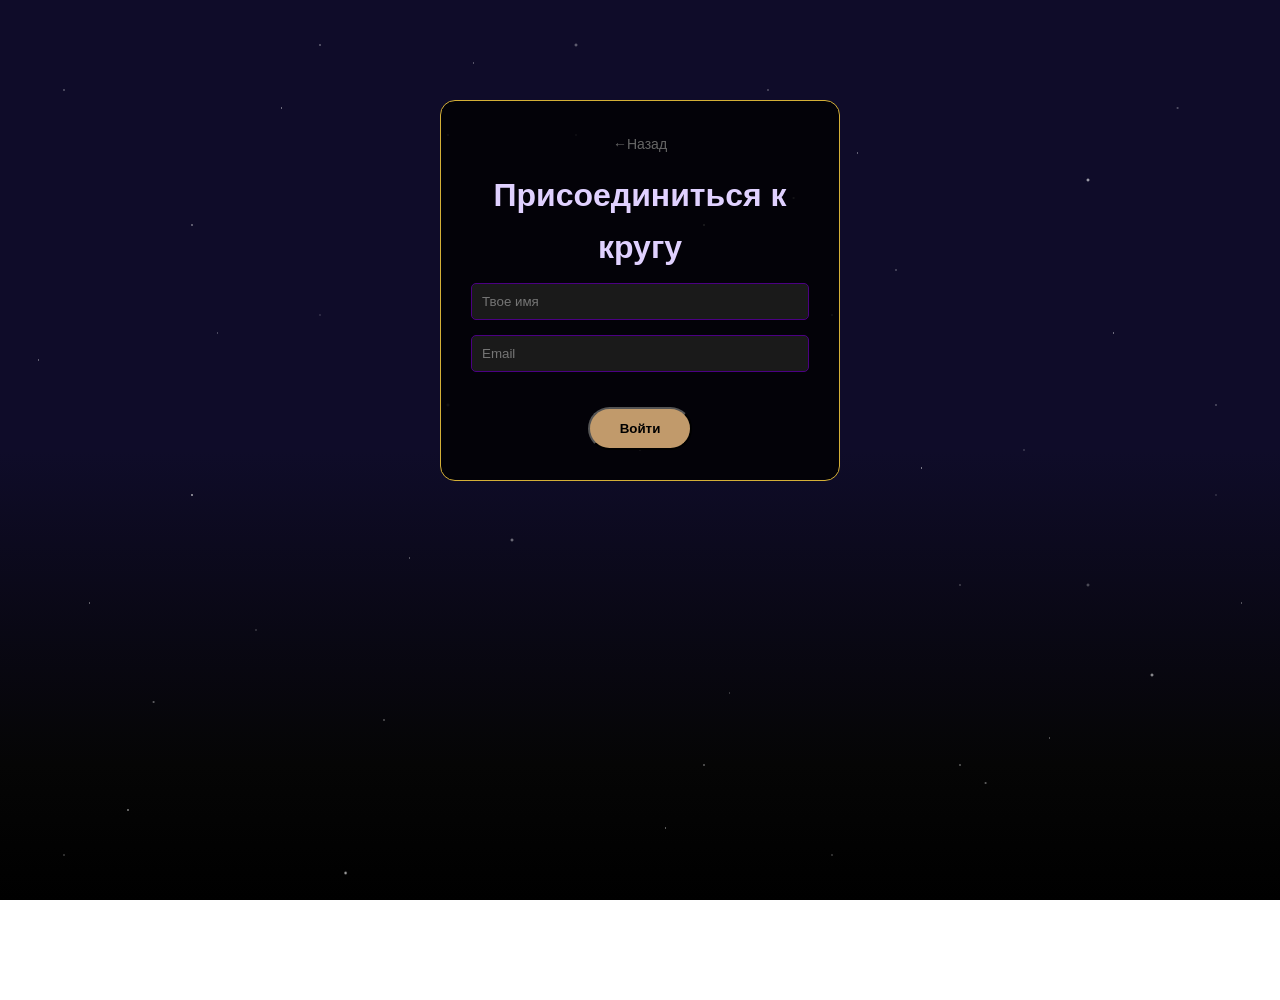
<file: auth.html>
<!DOCTYPE html>
<html lang="ru">
<head>
    <meta charset="UTF-8">
    <title>Регистрация - Мир Таро</title>
    <link rel="stylesheet" href="style.css">
</head>
<body class="auth-page">
    <div class="form-container">
       <a href="index.html" class="back-button">
  <span class="arrow">←</span> Назад
       </a>
        <h2>Присоединиться к кругу</h2>
        <form id="registrationForm">
            <input type="text" id="regName" placeholder="Твое имя" required>
            <input type="email" id="regEmail" placeholder="Email" required>
            <button type="submit" class="btn">Войти</button>
        </form>
    </div>

    <script>
        document.getElementById('registrationForm').addEventListener('submit', function(e) {
            e.preventDefault();
            const name = document.getElementById('regName').value;
            
            // Сохраняем имя в браузере
            localStorage.setItem('userName', name);
            
            // Показываем уведомление
            alert(`Добро пожаловать, ${name}! Вы успешно вошли.`);
            
            // Уводим пользователя обратно на главную
            window.location.href = 'index.html';
        });
    </script>
</body>
</html>
</file>
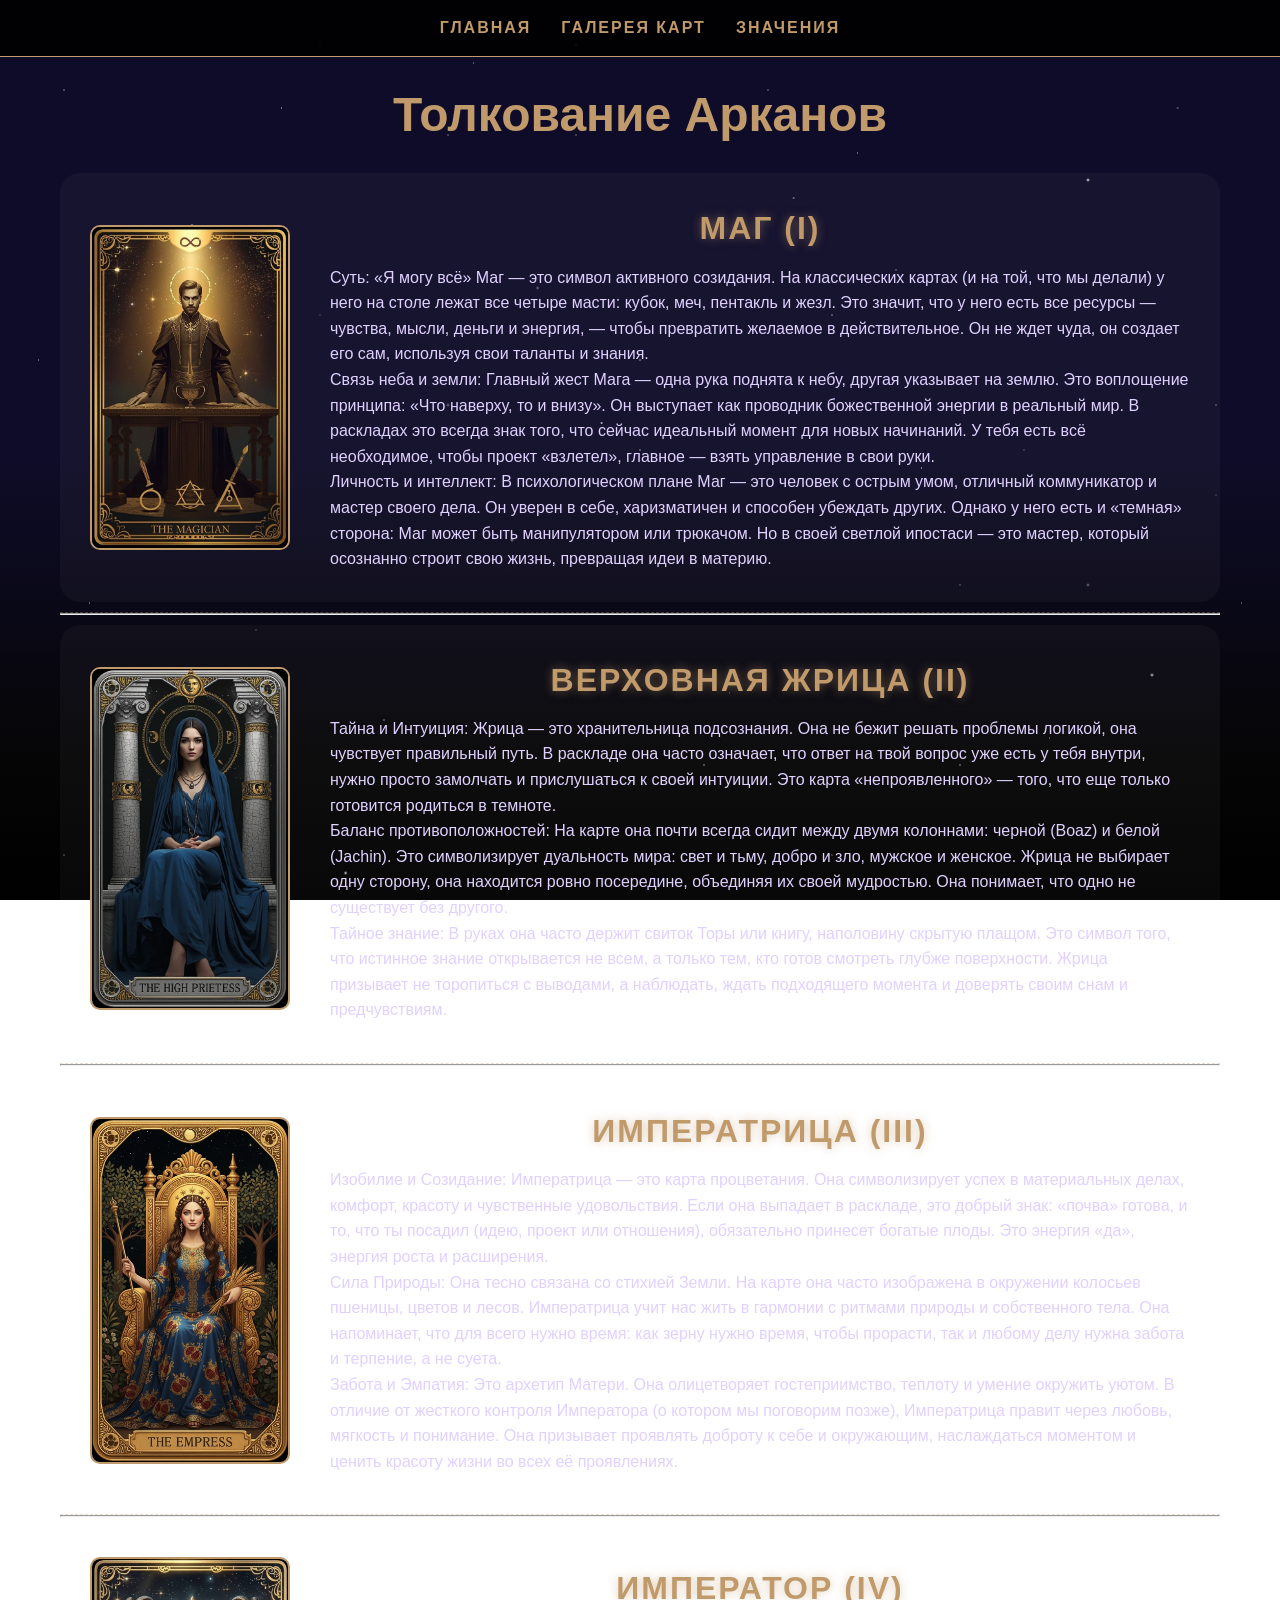
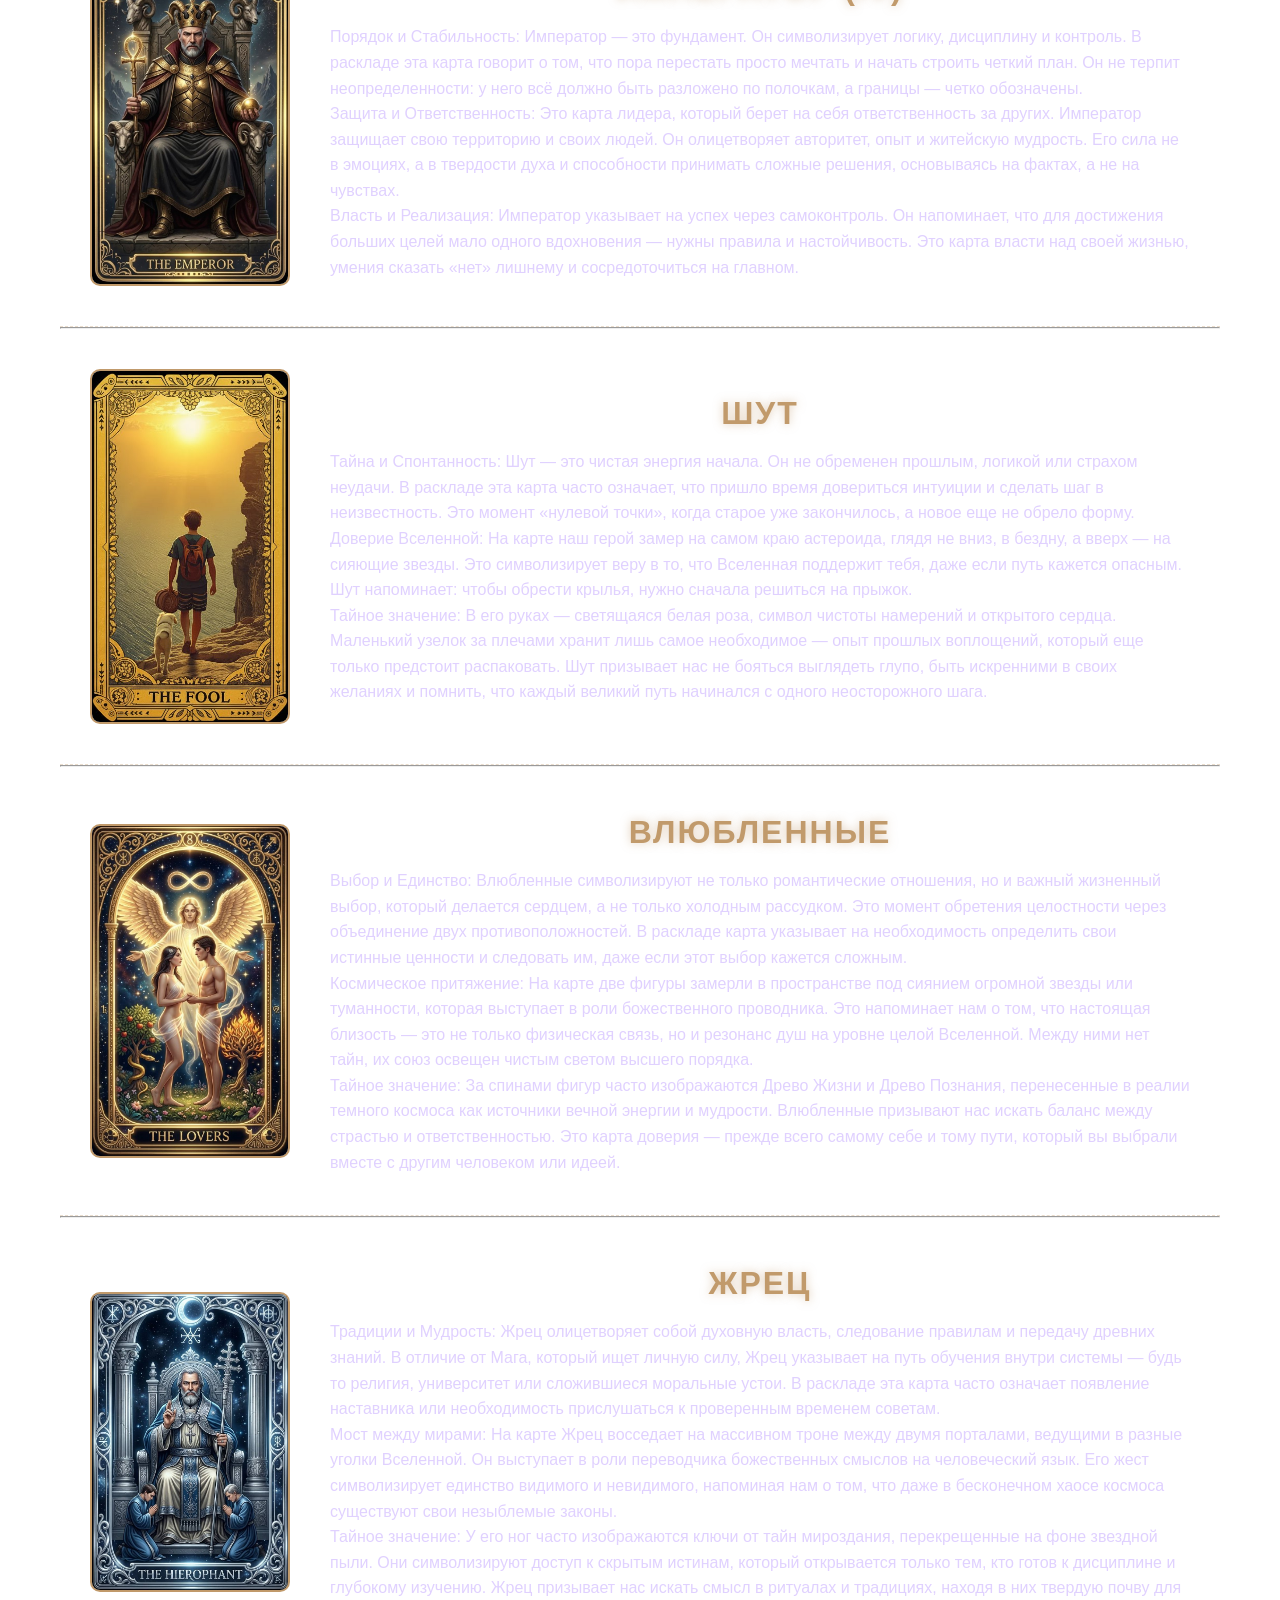
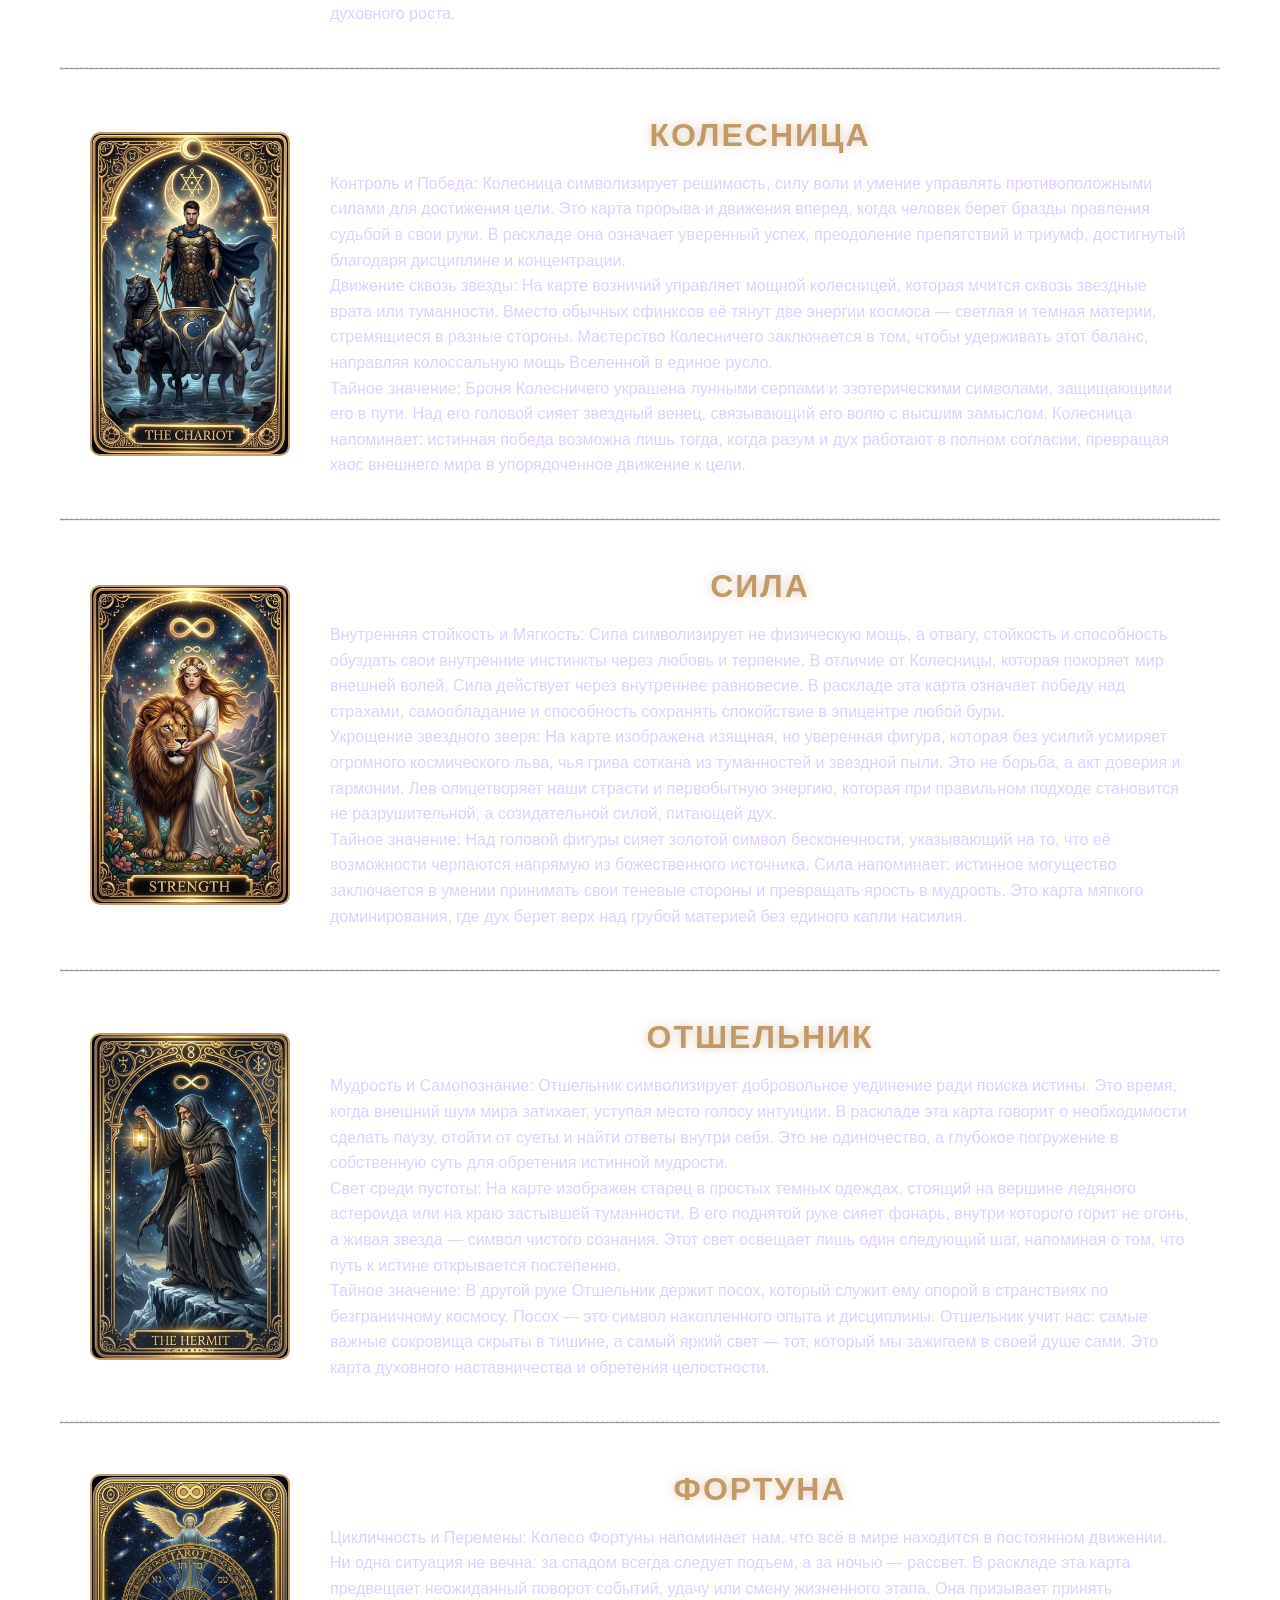
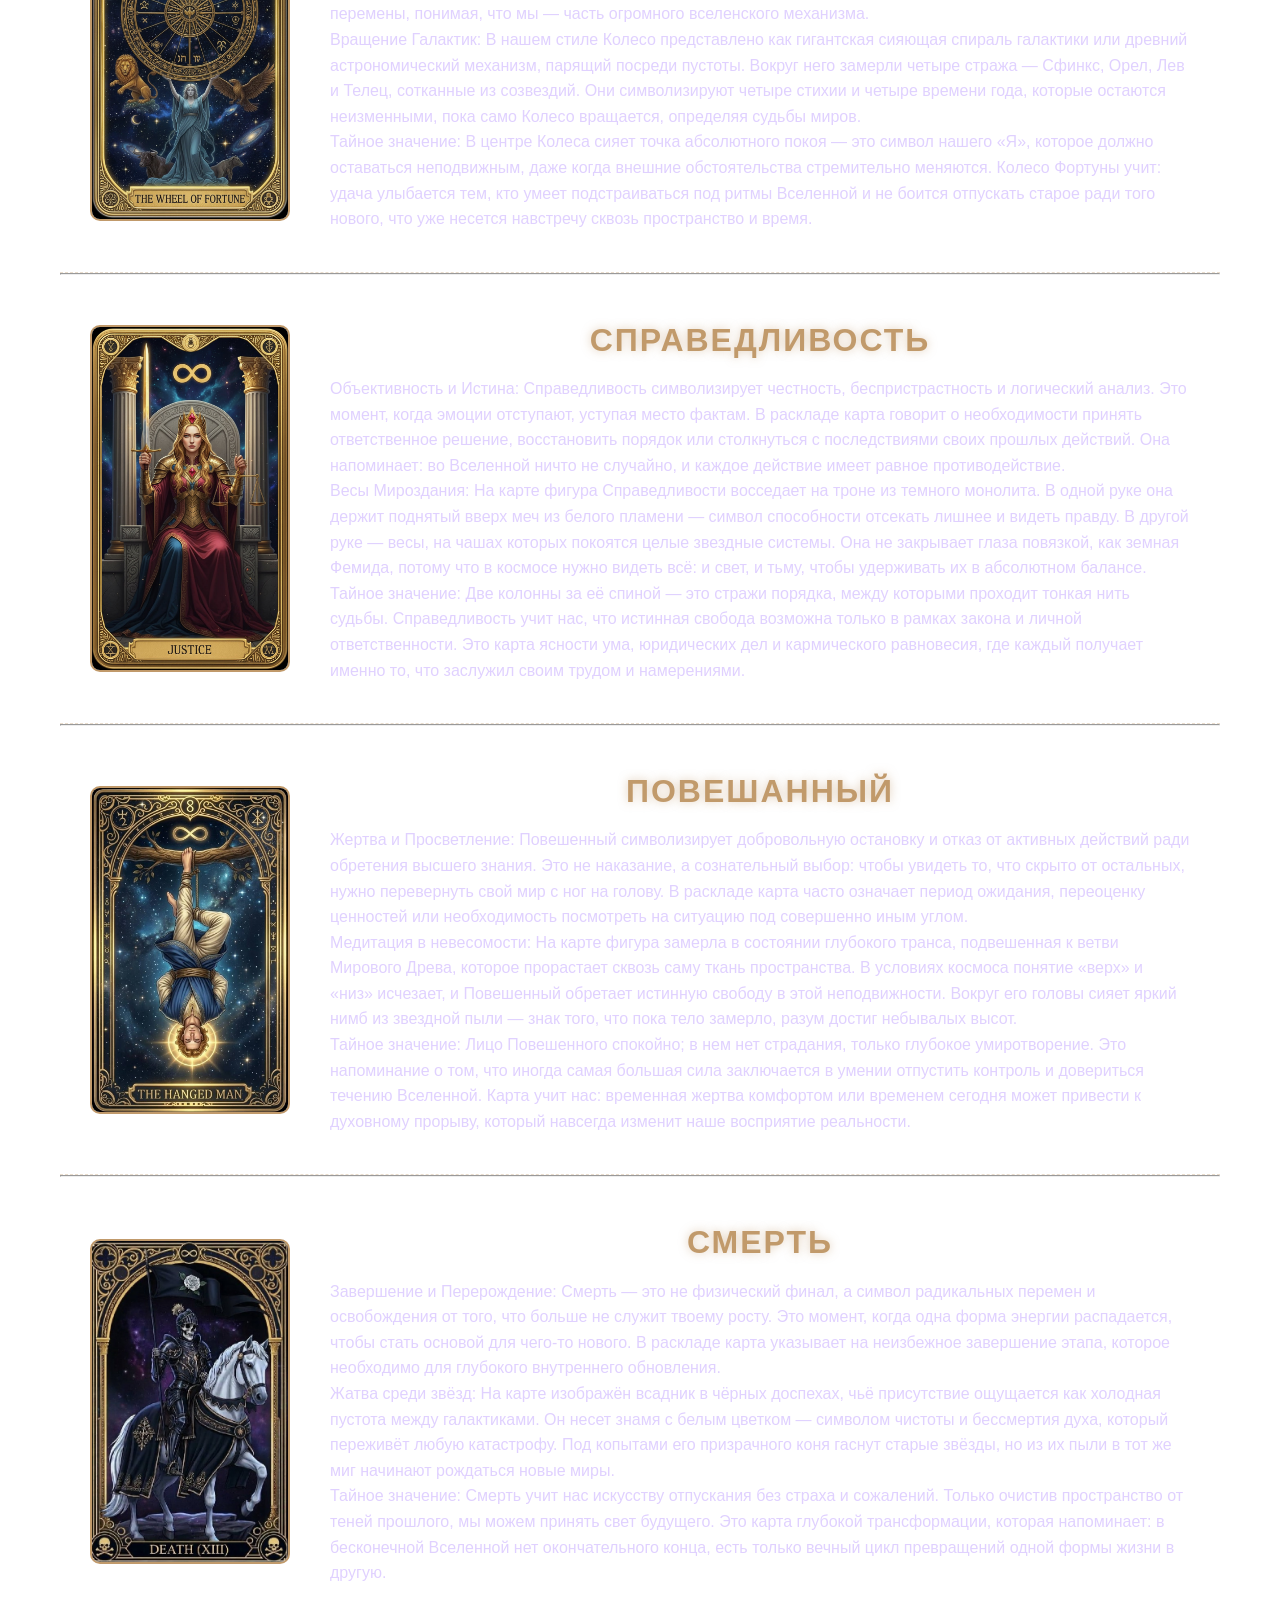
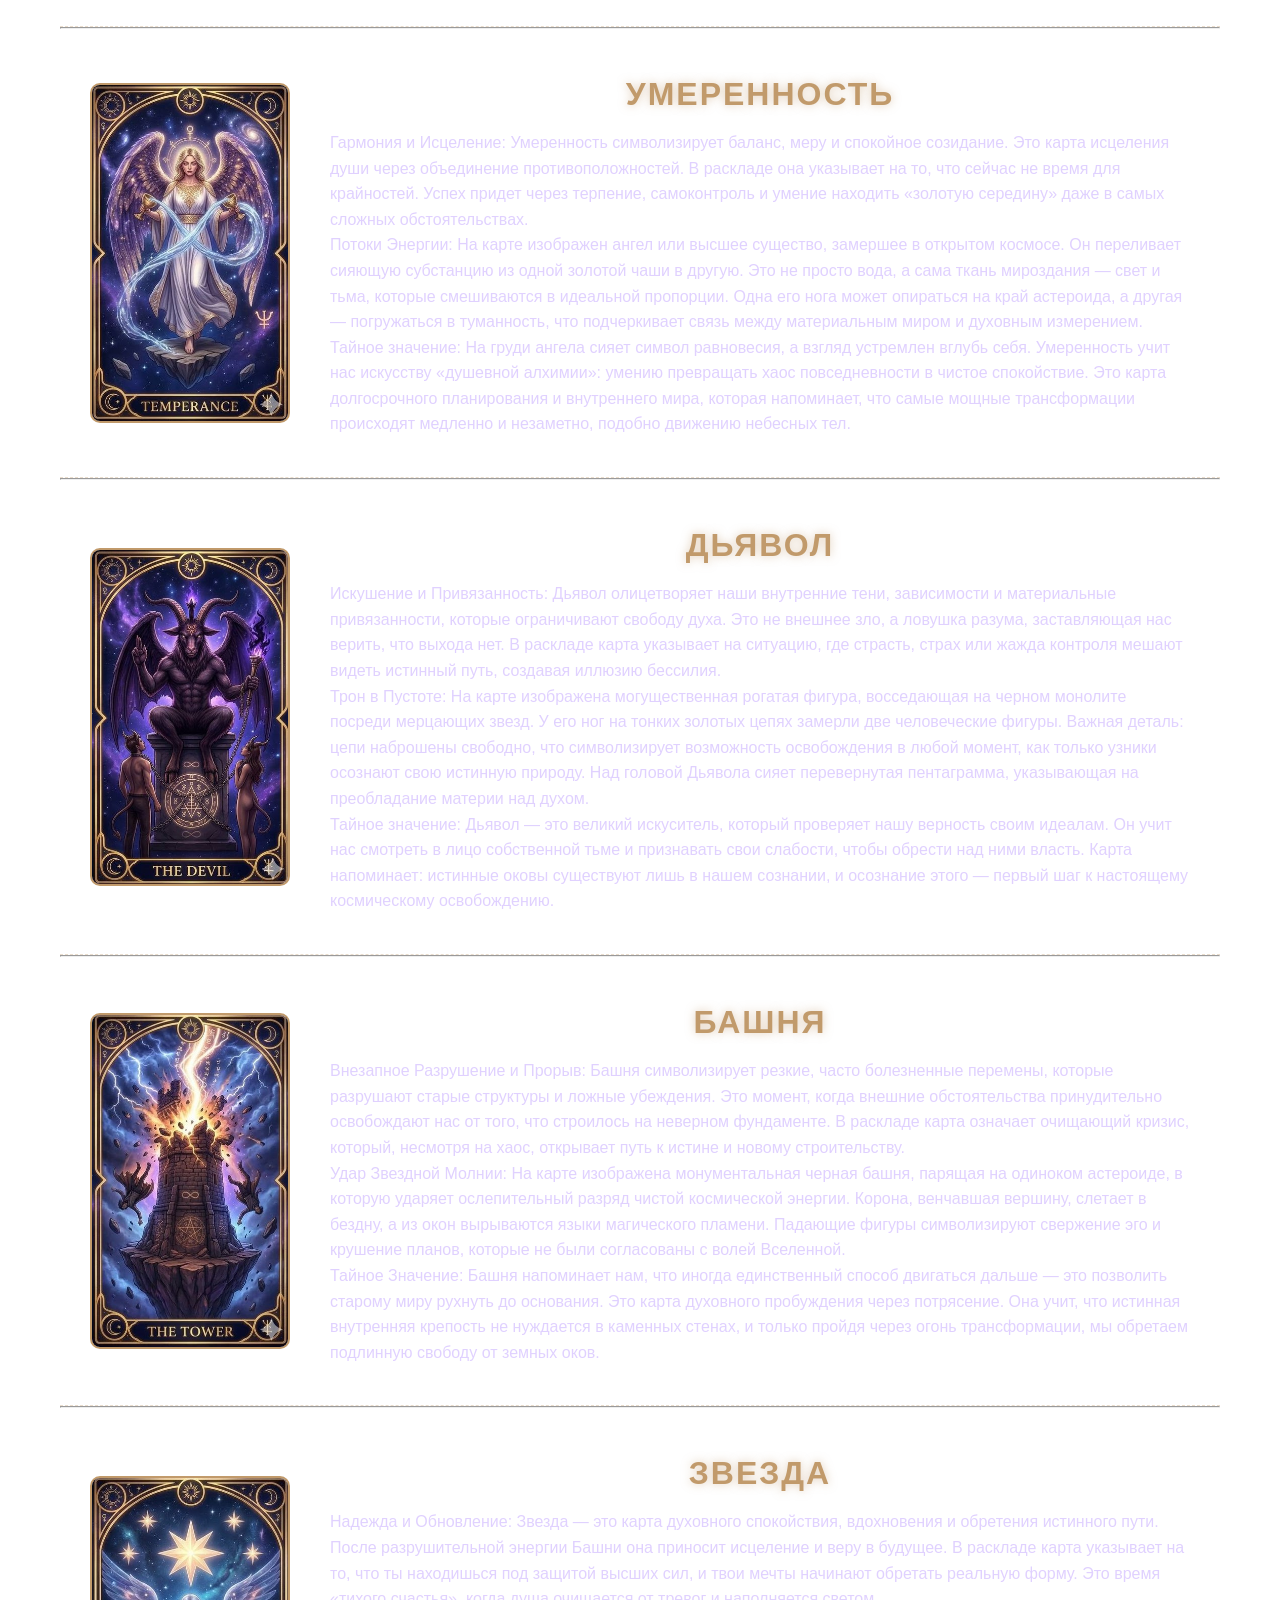
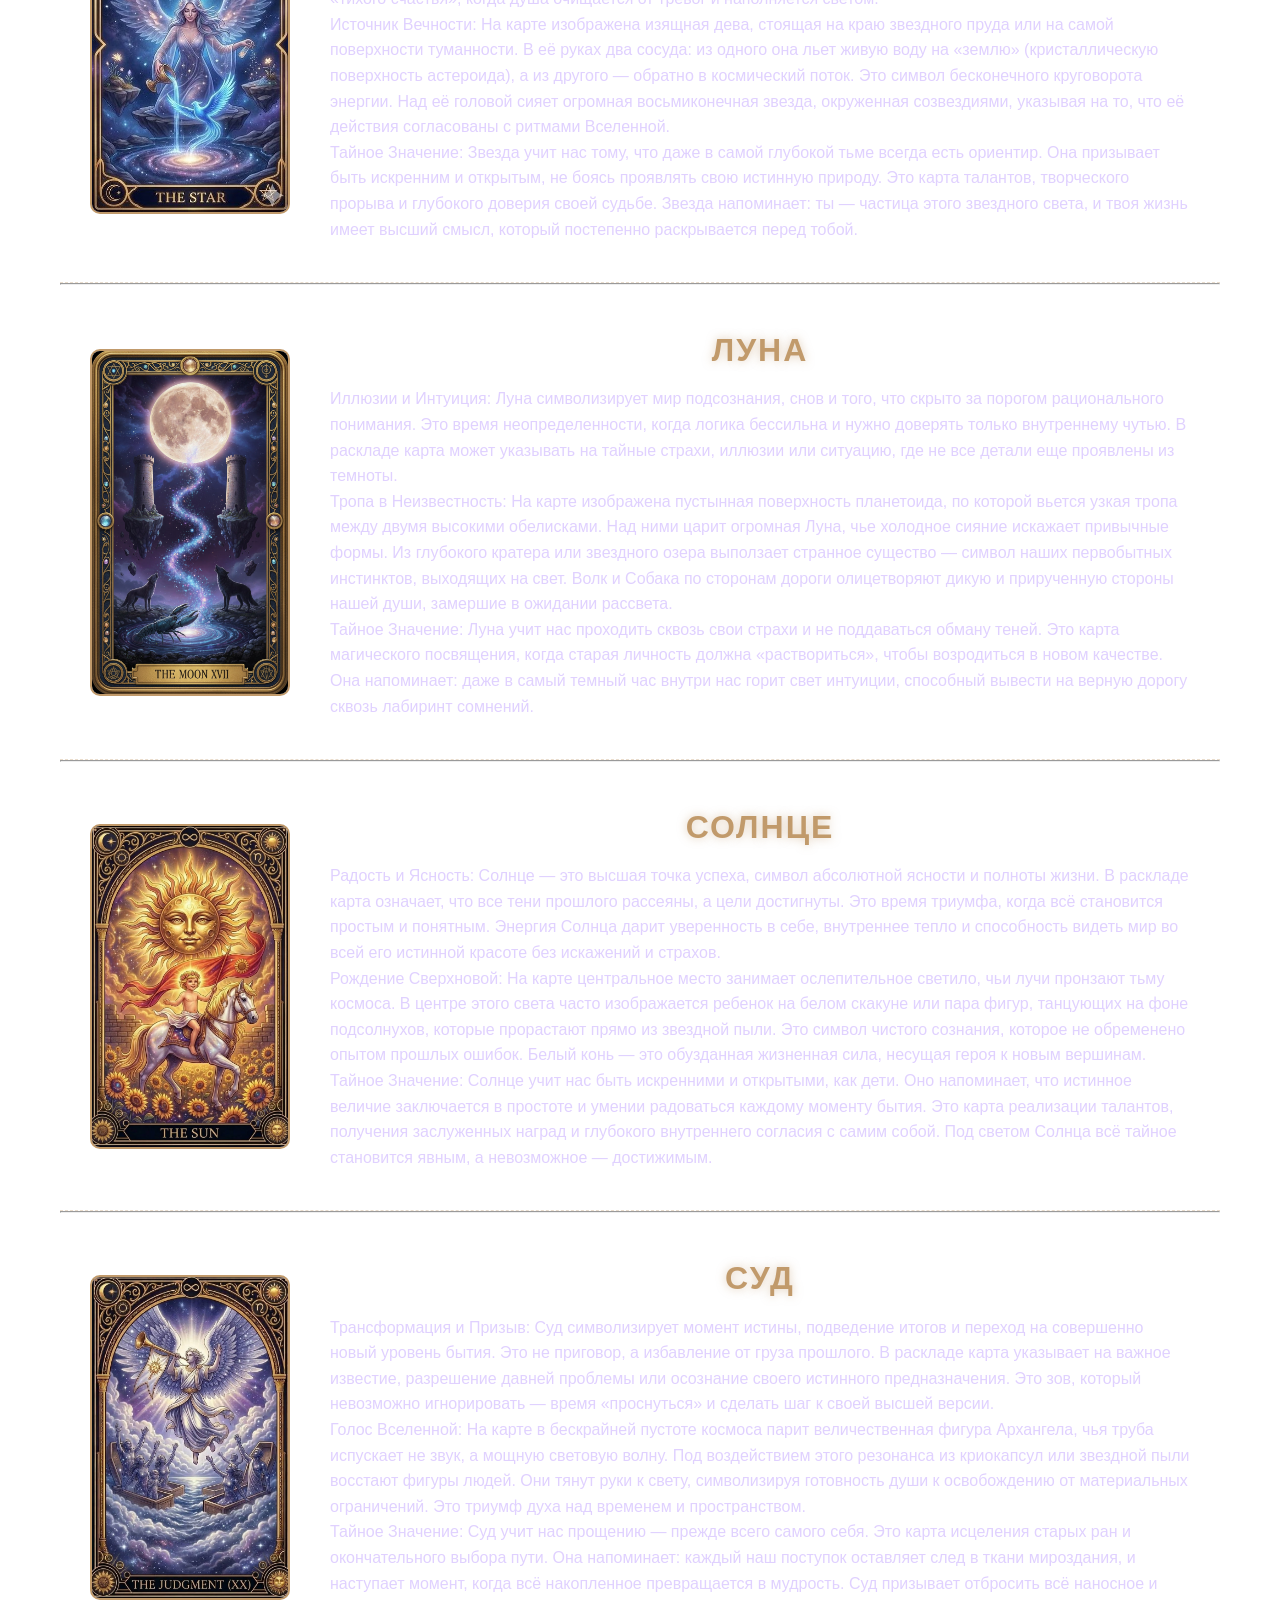
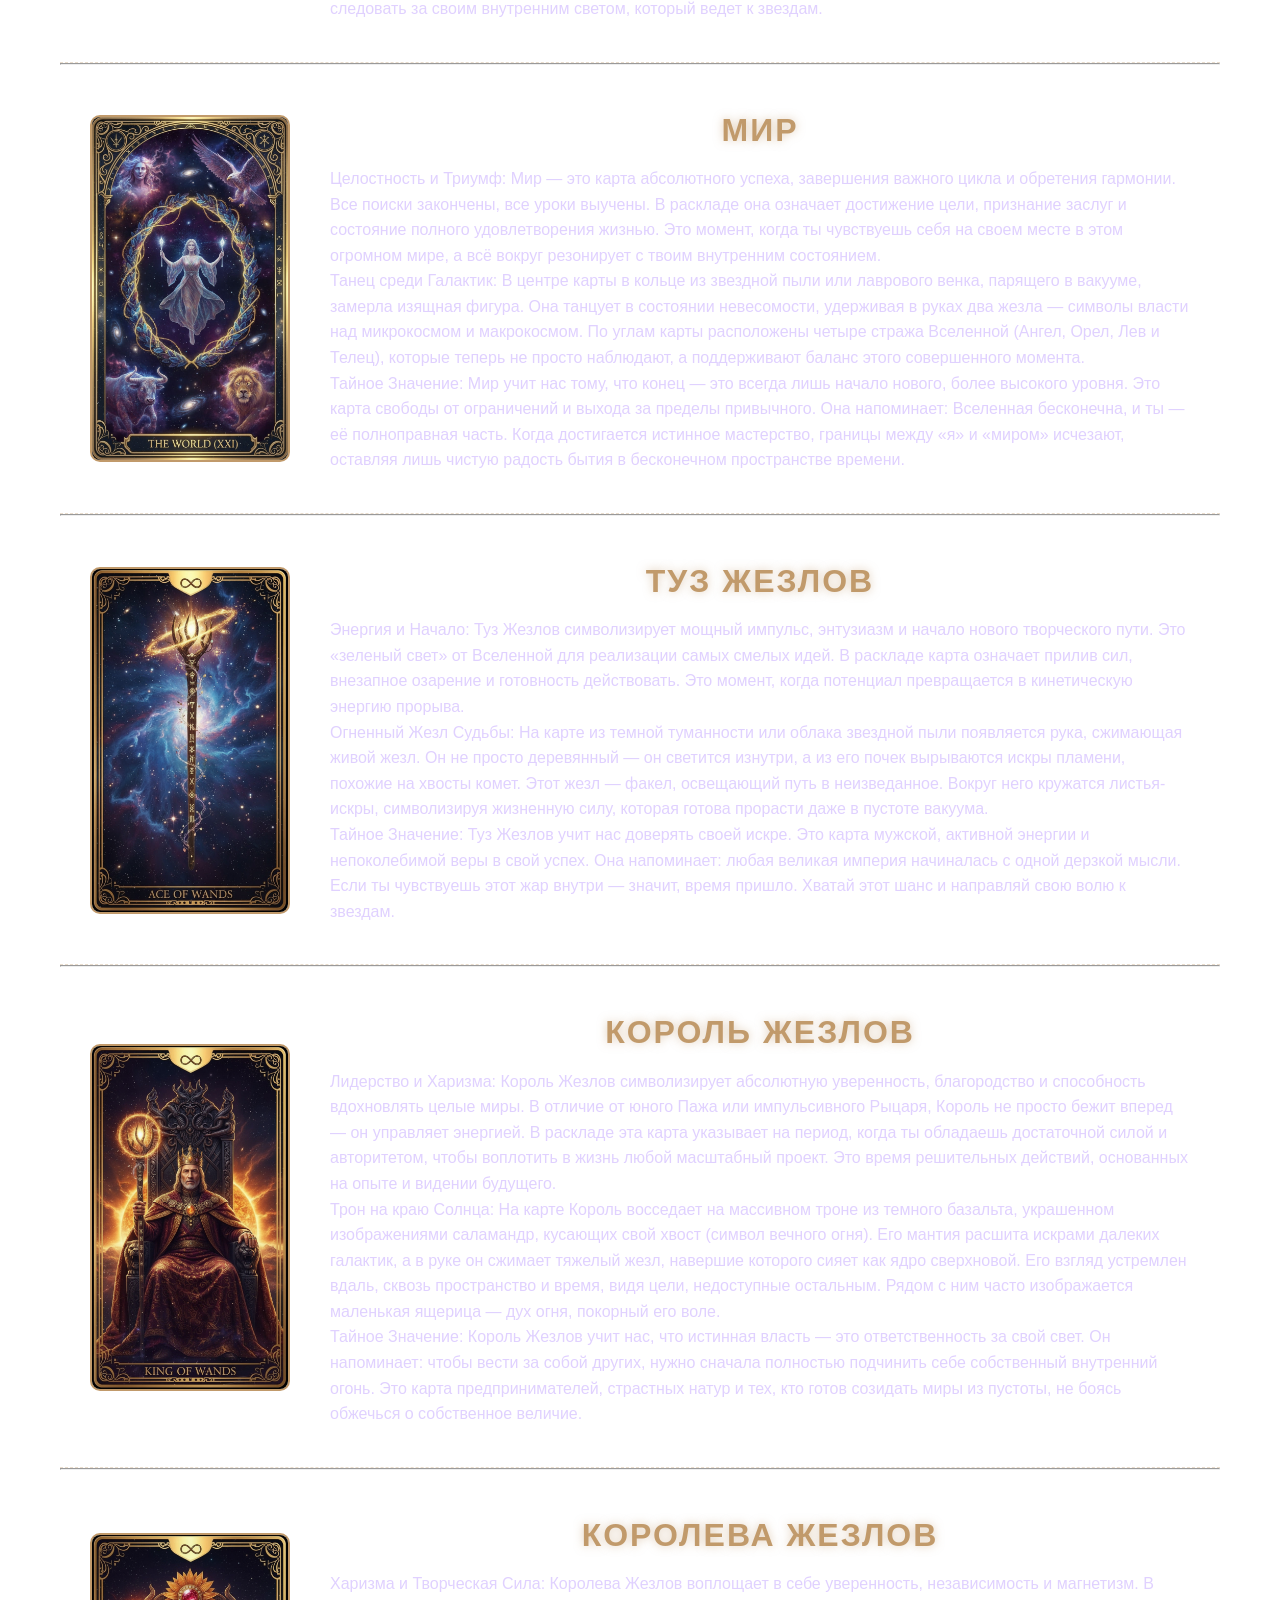
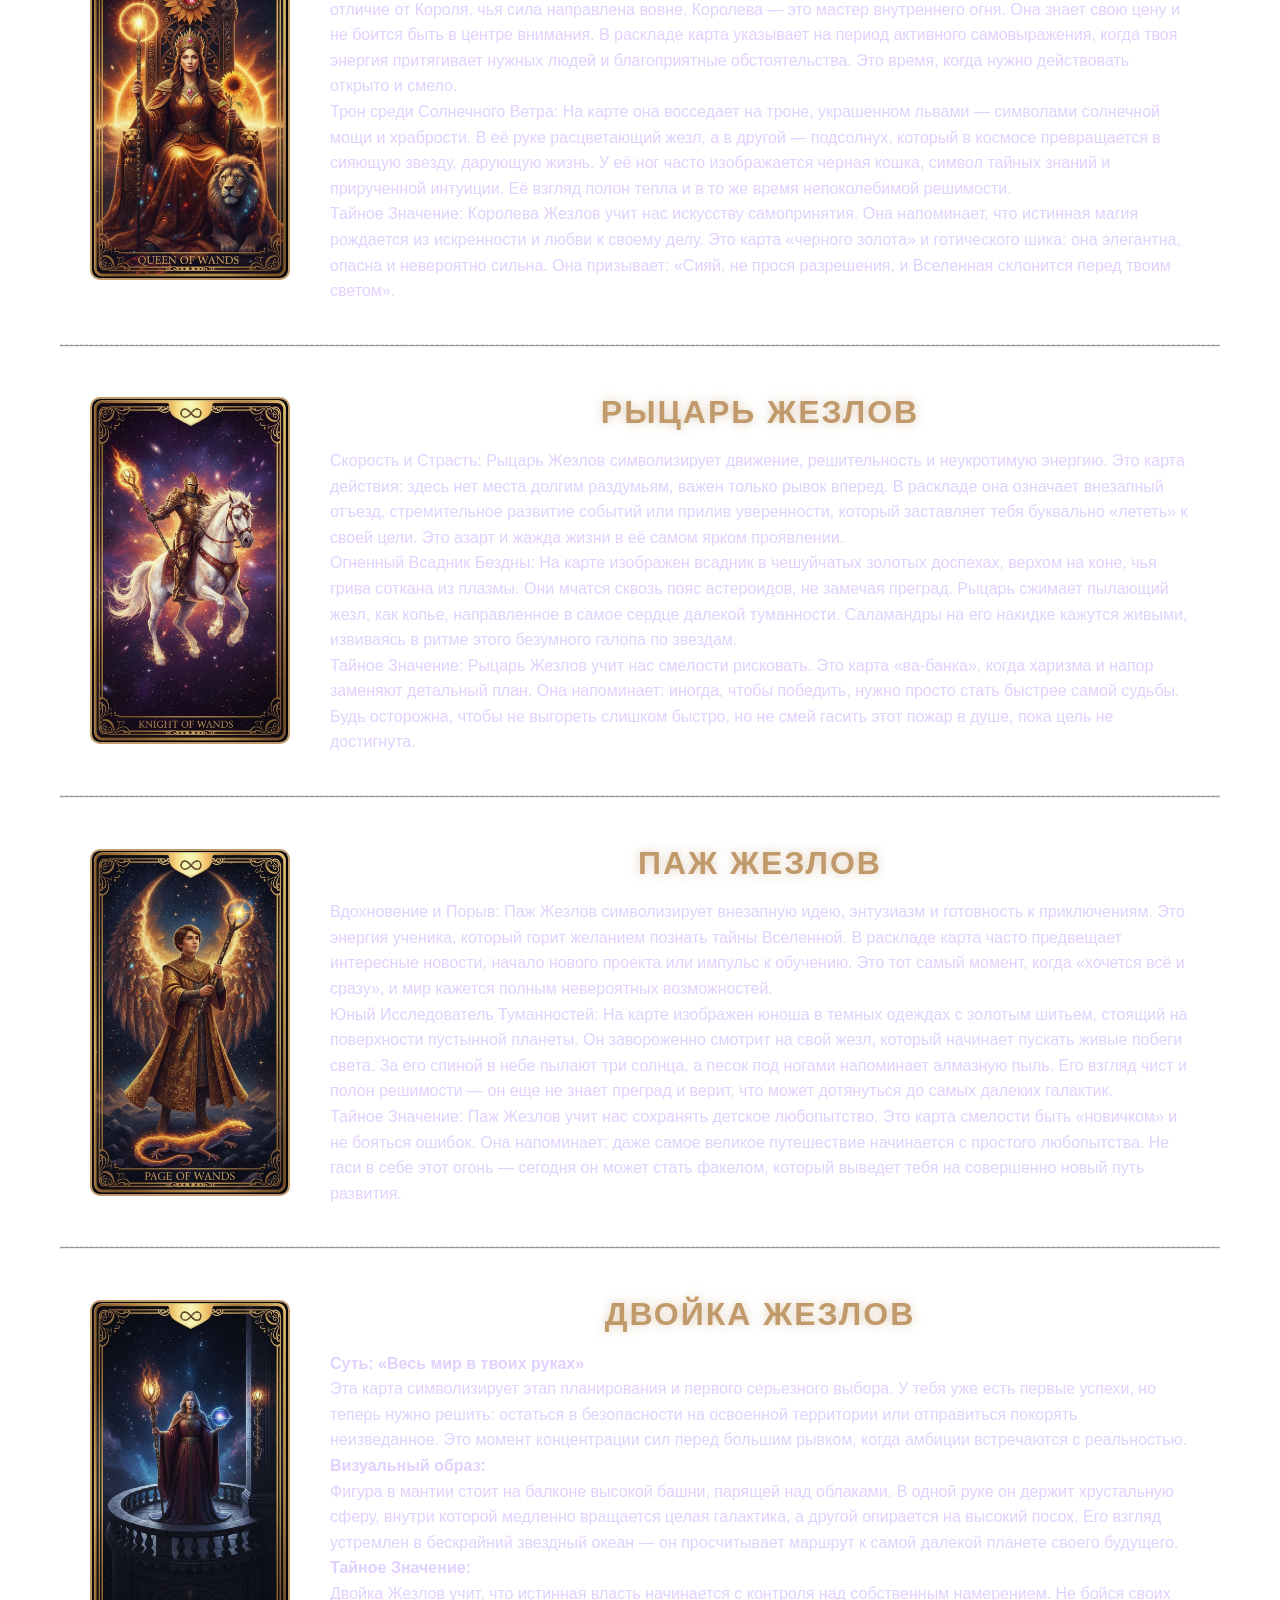
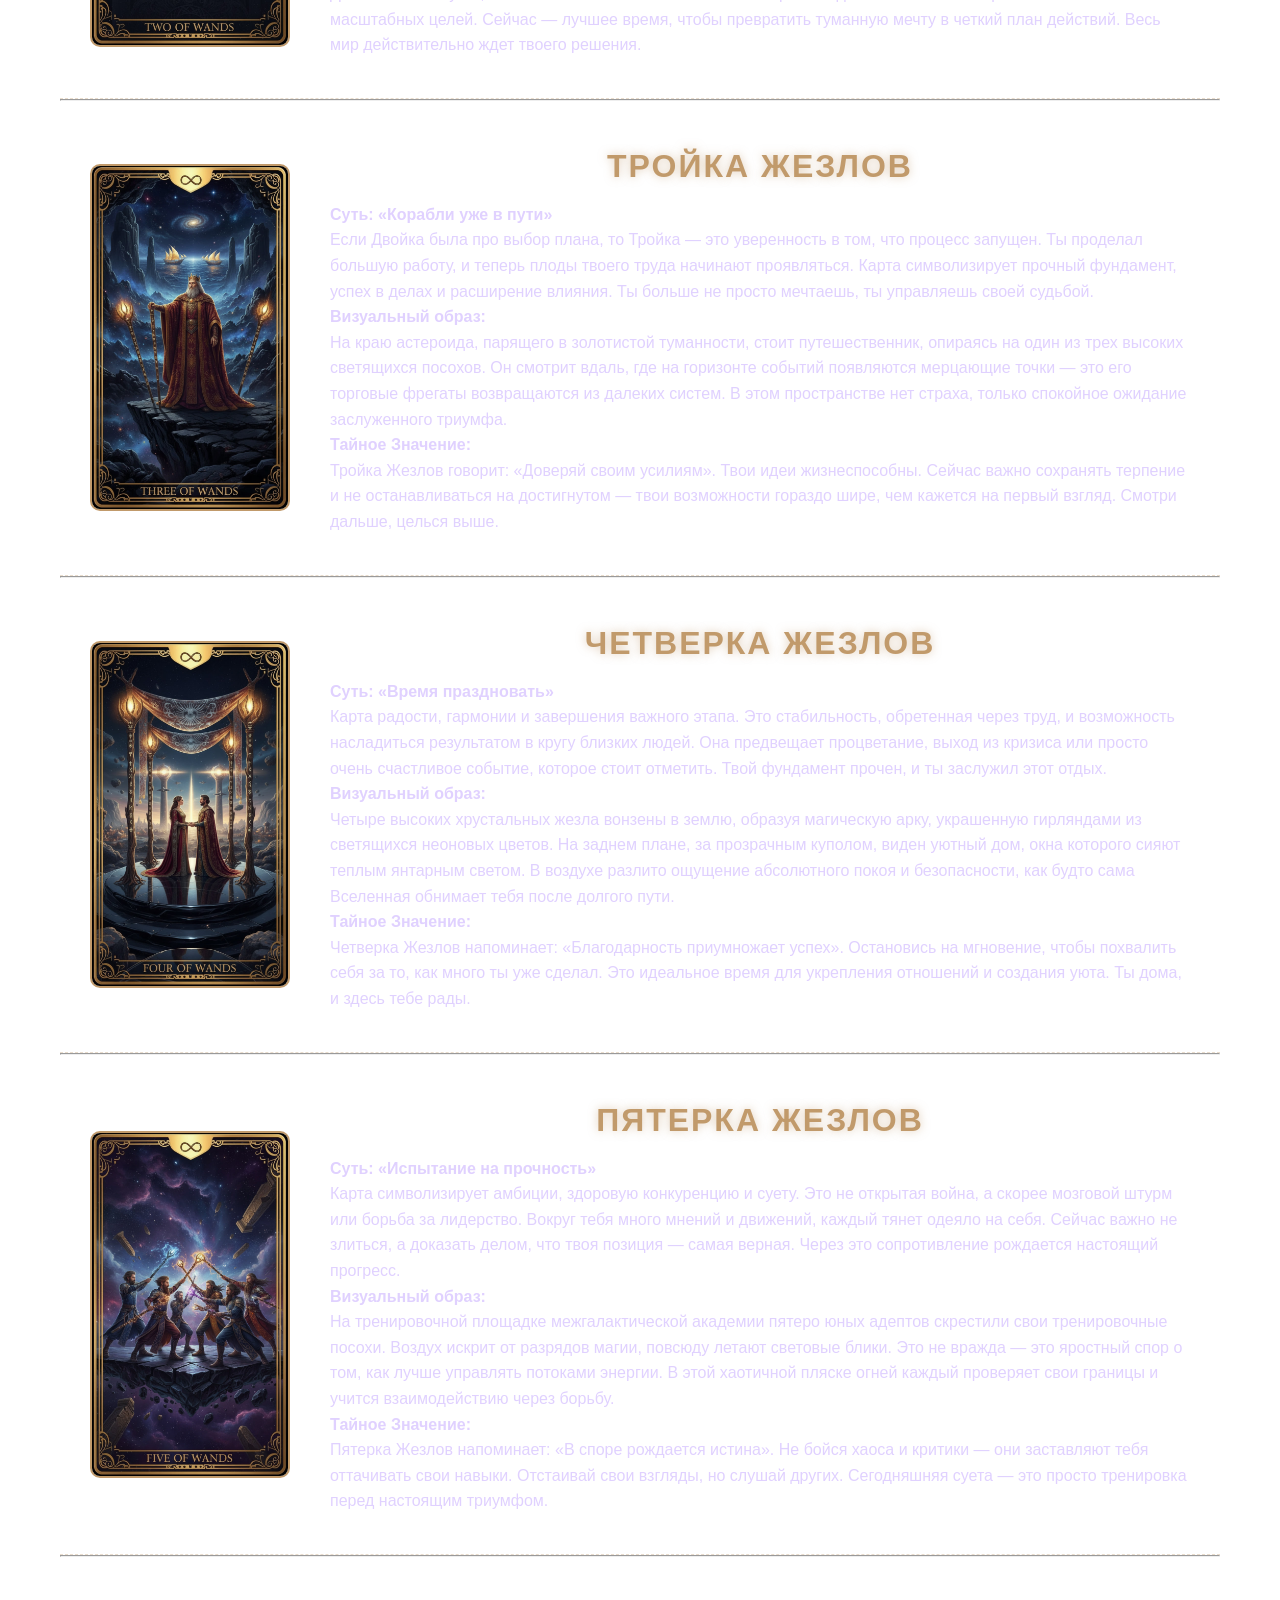
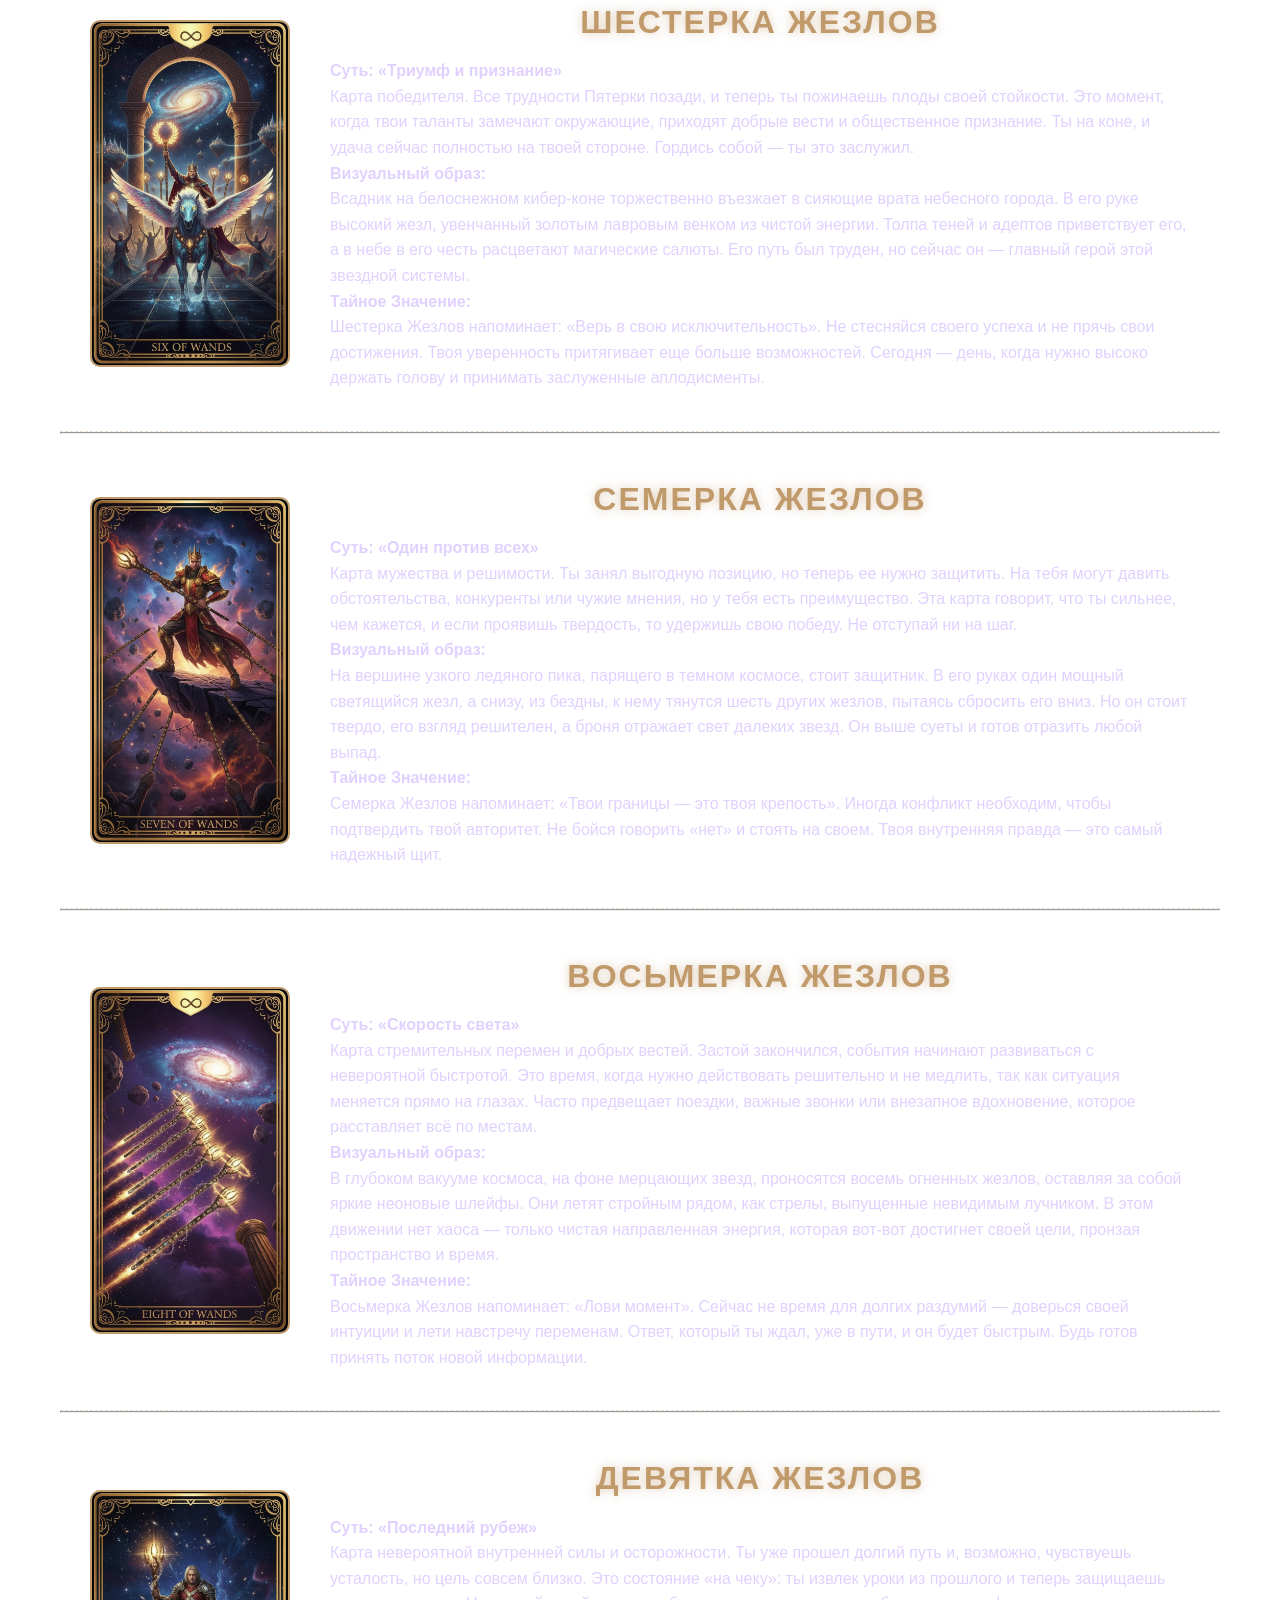
<file: details.html>
<!DOCTYPE html>
<html lang="ru">
<head>
    <meta charset="UTF-8">
    <meta name="viewport" content="width=device-width, initial-scale=1.0">
    <title>Значения карт - Таро</title>
    <link rel="stylesheet" href="style.css">
</head>
<body>

    <header>
        <nav>
            <a href="index.html">Главная</a>
            <a href="cards.html">Галерея карт</a>
            <a href="details.html">Значения</a>
        </nav>
    </header>

    <main class="container">
        <h1 class="page-title">Толкование Арканов</h1>

        <section id="magician" class="detail-block">
            <div class="detail-content">
                <img src="the-magician.jpg" alt="Маг">
                <div>
                    <h2>Маг (I)</h2>
                    <p>Суть: «Я могу всё»
Маг — это символ активного созидания. На классических картах (и на той, что мы делали) у него на столе лежат все четыре масти: кубок, меч, пентакль и жезл. 
Это значит, что у него есть все ресурсы — чувства, мысли, деньги и энергия, — чтобы превратить желаемое в действительное. Он не ждет чуда, он создает его сам, используя свои таланты и знания.</p>
                   <p>Связь неба и земли: 
Главный жест Мага — одна рука поднята к небу, другая указывает на землю. Это воплощение принципа: «Что наверху, то и внизу». Он выступает как проводник божественной энергии в реальный мир. 
В раскладах это всегда знак того, что сейчас идеальный момент для новых начинаний. У тебя есть всё необходимое, чтобы проект «взлетел», главное — взять управление в свои руки.</p>

                   <p>Личность и интеллект: 
В психологическом плане Маг — это человек с острым умом, отличный коммуникатор и мастер своего дела. Он уверен в себе, харизматичен и способен убеждать других. Однако у него есть и «темная» сторона: 
Маг может быть манипулятором или трюкачом. Но в своей светлой ипостаси — это мастер, который осознанно строит свою жизнь, превращая идеи в материю.</p>
                </div>
            </div>
        </section>

        <hr>

        <section id="priestess" class="detail-block">
            <div class="detail-content">
                <img src="the_priestess.jpg" alt="Жрица">
                <div>
                    <h2>Верховная Жрица (II)</h2>
                    <p>Тайна и Интуиция: 
Жрица — это хранительница подсознания. Она не бежит решать проблемы логикой, она чувствует правильный путь. В раскладе она часто означает, что ответ на твой вопрос уже есть у тебя внутри, нужно просто замолчать и прислушаться к своей интуиции. 
Это карта «непроявленного» — того, что еще только готовится родиться в темноте.</p>
                    <p>Баланс противоположностей: 
На карте она почти всегда сидит между двумя колоннами: черной (Boaz) и белой (Jachin). Это символизирует дуальность мира: свет и тьму, добро и зло, мужское и женское. 
Жрица не выбирает одну сторону, она находится ровно посередине, объединяя их своей мудростью. Она понимает, что одно не существует без другого.</p>
                    <p>Тайное знание: 
В руках она часто держит свиток Торы или книгу, наполовину скрытую плащом. Это символ того, что истинное знание открывается не всем, а только тем, кто готов смотреть глубже поверхности. 
Жрица призывает не торопиться с выводами, а наблюдать, ждать подходящего момента и доверять своим снам и предчувствиям.</p>
                </div>
            </div>
        </section>

<hr>

<section id="empress" class="detail-block">
    <div class="detail-content">
        <img src="the_empress.jpg" alt="Императрица">
        <div>
            <h2>Императрица (III)</h2>
            <p> Изобилие и Созидание: 
 Императрица — это карта процветания. Она символизирует успех в материальных делах, комфорт, красоту и чувственные удовольствия. Если она выпадает в раскладе, это добрый знак: «почва» готова, и то, что ты посадил (идею, проект или отношения), обязательно принесет богатые плоды. 
Это энергия «да», энергия роста и расширения.</p>
            
            <p>Сила Природы: 
 Она тесно связана со стихией Земли. На карте она часто изображена в окружении колосьев пшеницы, цветов и лесов. Императрица учит нас жить в гармонии с ритмами природы и собственного тела. 
Она напоминает, что для всего нужно время: как зерну нужно время, чтобы прорасти, так и любому делу нужна забота и терпение, а не суета.</p>
            
            <p>Забота и Эмпатия: 
 Это архетип Матери. Она олицетворяет гостеприимство, теплоту и умение окружить уютом. В отличие от жесткого контроля Императора (о котором мы поговорим позже), Императрица правит через любовь, мягкость и понимание. 
Она призывает проявлять доброту к себе и окружающим, наслаждаться моментом и ценить красоту жизни во всех её проявлениях.</p>
        </div>
    </div>
</section>

<hr>

<section id="emperor" class="detail-block">
    <div class="detail-content">
        <img src="emperor.jpg" alt="Император">
        <div>
            <h2>Император (IV)</h2>
            <p>Порядок и Стабильность: 
Император — это фундамент. Он символизирует логику, дисциплину и контроль. В раскладе эта карта говорит о том, что пора перестать просто мечтать и начать строить четкий план. 
Он не терпит неопределенности: у него всё должно быть разложено по полочкам, а границы — четко обозначены.</p>
            
            <p>Защита и Ответственность: 
Это карта лидера, который берет на себя ответственность за других. Император защищает свою территорию и своих людей. Он олицетворяет авторитет, опыт и житейскую мудрость. 
Его сила не в эмоциях, а в твердости духа и способности принимать сложные решения, основываясь на фактах, а не на чувствах.</p>
            
            <p>Власть и Реализация: Император указывает на успех через самоконтроль. Он напоминает, что для достижения больших целей мало одного вдохновения — нужны правила и настойчивость. 
Это карта власти над своей жизнью, умения сказать «нет» лишнему и сосредоточиться на главном.</p>
        </div>
    </div>
</section>

<hr>

        <section id="Fool" class="detail-block">
            <div class="detail-content">
                <img src="the-Fool.jpg" alt="Шут">
                <div>
                    <h2>Шут</h2>
                    <p>Тайна и Спонтанность:
Шут — это чистая энергия начала. Он не обременен прошлым, логикой или страхом неудачи. В раскладе эта карта часто означает, что пришло время довериться интуиции и сделать шаг в неизвестность. 
Это момент «нулевой точки», когда старое уже закончилось, а новое еще не обрело форму.</p>
                    <p>Доверие Вселенной:
На карте наш герой замер на самом краю астероида, глядя не вниз, в бездну, а вверх — на сияющие звезды. 
Это символизирует веру в то, что Вселенная поддержит тебя, даже если путь кажется опасным. Шут напоминает: чтобы обрести крылья, нужно сначала решиться на прыжок.</p>
                    <p>Тайное значение:
В его руках — светящаяся белая роза, символ чистоты намерений и открытого сердца. Маленький узелок за плечами хранит лишь самое необходимое — опыт прошлых воплощений, который еще только предстоит распаковать. 
Шут призывает нас не бояться выглядеть глупо, быть искренними в своих желаниях и помнить, что каждый великий путь начинался с одного неосторожного шага.</p>
                </div>
            </div>
        </section>

<hr>

        <section id="lovers" class="detail-block">
            <div class="detail-content">
                <img src="the-lovers.jpg" alt="Влюбленные">
                <div>
                    <h2>Влюбленные</h2>
                    <p>Выбор и Единство:
Влюбленные символизируют не только романтические отношения, но и важный жизненный выбор, который делается сердцем, а не только холодным рассудком. 
Это момент обретения целостности через объединение двух противоположностей. В раскладе карта указывает на необходимость определить свои истинные ценности и следовать им, даже если этот выбор кажется сложным.</p>
                    <p>Космическое притяжение:
На карте две фигуры замерли в пространстве под сиянием огромной звезды или туманности, которая выступает в роли божественного проводника. 
Это напоминает нам о том, что настоящая близость — это не только физическая связь, но и резонанс душ на уровне целой Вселенной. Между ними нет тайн, их союз освещен чистым светом высшего порядка.</p>
                    <p>Тайное значение:
За спинами фигур часто изображаются Древо Жизни и Древо Познания, перенесенные в реалии темного космоса как источники вечной энергии и мудрости. 
Влюбленные призывают нас искать баланс между страстью и ответственностью. Это карта доверия — прежде всего самому себе и тому пути, который вы выбрали вместе с другим человеком или идеей.</p>
                </div>
            </div>
        </section>


<hr>

        <section id="priest" class="detail-block">
            <div class="detail-content">
                <img src="the_priest.jpg" alt="жрец">
                <div>
                    <h2>Жрец</h2>
                    <p>Традиции и Мудрость:
Жрец олицетворяет собой духовную власть, следование правилам и передачу древних знаний. В отличие от Мага, который ищет личную силу, Жрец указывает на путь обучения внутри системы — будь то религия, университет или сложившиеся моральные устои. 
В раскладе эта карта часто означает появление наставника или необходимость прислушаться к проверенным временем советам.</p>
                    <p>Мост между мирами:
На карте Жрец восседает на массивном троне между двумя порталами, ведущими в разные уголки Вселенной. Он выступает в роли переводчика божественных смыслов на человеческий язык. 
Его жест символизирует единство видимого и невидимого, напоминая нам о том, что даже в бесконечном хаосе космоса существуют свои незыблемые законы.</p>
                    <p>Тайное значение:
У его ног часто изображаются ключи от тайн мироздания, перекрещенные на фоне звездной пыли. Они символизируют доступ к скрытым истинам, который открывается только тем, кто готов к дисциплине и глубокому изучению. 
Жрец призывает нас искать смысл в ритуалах и традициях, находя в них твердую почву для духовного роста.</p>
                </div>
            </div>
        </section>

<hr>

        <section id="chariot" class="detail-block">
            <div class="detail-content">
                <img src="the_chariot.jpg" alt="Колесница">
                <div>
                    <h2>Колесница</h2>
                    <p>Контроль и Победа:
Колесница символизирует решимость, силу воли и умение управлять противоположными силами для достижения цели. Это карта прорыва и движения вперед, когда человек берет бразды правления судьбой в свои руки. 
В раскладе она означает уверенный успех, преодоление препятствий и триумф, достигнутый благодаря дисциплине и концентрации.</p>
                    <p>Движение сквозь звезды:
На карте возничий управляет мощной колесницей, которая мчится сквозь звездные врата или туманности. Вместо обычных сфинксов её тянут две энергии космоса — светлая и темная материи, стремящиеся в разные стороны. 
Мастерство Колесничего заключается в том, чтобы удерживать этот баланс, направляя колоссальную мощь Вселенной в единое русло.</p>
                    <p>Тайное значение:
Броня Колесничего украшена лунными серпами и эзотерическими символами, защищающими его в пути. Над его головой сияет звездный венец, связывающий его волю с высшим замыслом. 
Колесница напоминает: истинная победа возможна лишь тогда, когда разум и дух работают в полном согласии, превращая хаос внешнего мира в упорядоченное движение к цели.</p>
                </div>
            </div>
        </section>


<hr>

        <section id="pover" class="detail-block">
            <div class="detail-content">
                <img src="pover.jpg" alt="сила">
                <div>
                    <h2>Сила</h2>
                    <p>Внутренняя стойкость и Мягкость:
Сила символизирует не физическую мощь, а отвагу, стойкость и способность обуздать свои внутренние инстинкты через любовь и терпение. 
В отличие от Колесницы, которая покоряет мир внешней волей, Сила действует через внутреннее равновесие. В раскладе эта карта означает победу над страхами, самообладание и способность сохранять спокойствие в эпицентре любой бури.</p>
                    <p>Укрощение звездного зверя:
На карте изображена изящная, но уверенная фигура, которая без усилий усмиряет огромного космического льва, чья грива соткана из туманностей и звездной пыли. Это не борьба, а акт доверия и гармонии. 
Лев олицетворяет наши страсти и первобытную энергию, которая при правильном подходе становится не разрушительной, а созидательной силой, питающей дух.</p>
                    <p>Тайное значение:
Над головой фигуры сияет золотой символ бесконечности, указывающий на то, что её возможности черпаются напрямую из божественного источника. 
Сила напоминает: истинное могущество заключается в умении принимать свои теневые стороны и превращать ярость в мудрость. Это карта мягкого доминирования, где дух берет верх над грубой материей без единого капли насилия.</p>
                </div>
            </div>
        </section>

<hr>

        <section id="hermit" class="detail-block">
            <div class="detail-content">
                <img src="hermit.jpg" alt="Отшельник">
                <div>
                    <h2>Отшельник</h2>
                    <p>Мудрость и Самопознание:
Отшельник символизирует добровольное уединение ради поиска истины. Это время, когда внешний шум мира затихает, уступая место голосу интуиции. 
В раскладе эта карта говорит о необходимости сделать паузу, отойти от суеты и найти ответы внутри себя. Это не одиночество, а глубокое погружение в собственную суть для обретения истинной мудрости.</p>
                    <p>Свет среди пустоты:
На карте изображен старец в простых темных одеждах, стоящий на вершине ледяного астероида или на краю застывшей туманности. 
В его поднятой руке сияет фонарь, внутри которого горит не огонь, а живая звезда — символ чистого сознания. Этот свет освещает лишь один следующий шаг, напоминая о том, что путь к истине открывается постепенно.</p>
                    <p>Тайное значение:
В другой руке Отшельник держит посох, который служит ему опорой в странствиях по безграничному космосу. Посох — это символ накопленного опыта и дисциплины. 
Отшельник учит нас: самые важные сокровища скрыты в тишине, а самый яркий свет — тот, который мы зажигаем в своей душе сами. Это карта духовного наставничества и обретения целостности.</p>
                </div>
            </div>
        </section>


<hr>

        <section id="the_wheel_of_fortune" class="detail-block">
            <div class="detail-content">
                <img src="the_wheel_of_fortune.jpg" alt="Фортуна">
                <div>
                    <h2>Фортуна</h2>
                    <p>Цикличность и Перемены:
Колесо Фортуны напоминает нам, что всё в мире находится в постоянном движении. Ни одна ситуация не вечна: за спадом всегда следует подъем, а за ночью — рассвет. 
В раскладе эта карта предвещает неожиданный поворот событий, удачу или смену жизненного этапа. Она призывает принять перемены, понимая, что мы — часть огромного вселенского механизма.</p>
                    <p>Вращение Галактик:
В нашем стиле Колесо представлено как гигантская сияющая спираль галактики или древний астрономический механизм, парящий посреди пустоты. 
Вокруг него замерли четыре стража — Сфинкс, Орел, Лев и Телец, сотканные из созвездий. Они символизируют четыре стихии и четыре времени года, которые остаются неизменными, пока само Колесо вращается, определяя судьбы миров.</p>
                    <p>Тайное значение:
В центре Колеса сияет точка абсолютного покоя — это символ нашего «Я», которое должно оставаться неподвижным, даже когда внешние обстоятельства стремительно меняются. 
Колесо Фортуны учит: удача улыбается тем, кто умеет подстраиваться под ритмы Вселенной и не боится отпускать старое ради того нового, что уже несется навстречу сквозь пространство и время.</p>
                </div>
            </div>
        </section>

<hr>

        <section id="justie" class="detail-block">
            <div class="detail-content">
                <img src="justie.jpg" alt="Справедливость">
                <div>
                    <h2>Справедливость</h2>
                    <p>Объективность и Истина:
Справедливость символизирует честность, беспристрастность и логический анализ. Это момент, когда эмоции отступают, уступая место фактам. В раскладе карта говорит о необходимости принять ответственное решение, восстановить порядок или столкнуться с последствиями своих прошлых действий. 
Она напоминает: во Вселенной ничто не случайно, и каждое действие имеет равное противодействие.</p>
                    <p>Весы Мироздания:
На карте фигура Справедливости восседает на троне из темного монолита. В одной руке она держит поднятый вверх меч из белого пламени — символ способности отсекать лишнее и видеть правду. 
В другой руке — весы, на чашах которых покоятся целые звездные системы. Она не закрывает глаза повязкой, как земная Фемида, потому что в космосе нужно видеть всё: и свет, и тьму, чтобы удерживать их в абсолютном балансе.</p>
                    <p>Тайное значение:
Две колонны за её спиной — это стражи порядка, между которыми проходит тонкая нить судьбы. Справедливость учит нас, что истинная свобода возможна только в рамках закона и личной ответственности. 
Это карта ясности ума, юридических дел и кармического равновесия, где каждый получает именно то, что заслужил своим трудом и намерениями.</p>
                </div>
            </div>
        </section>


<hr>

        <section id="hanged_man" class="detail-block">
            <div class="detail-content">
                <img src="the_hanged_man.jpg" alt="Повешанный">
                <div>
                    <h2>Повешанный</h2>
                    <p>Жертва и Просветление:
Повешенный символизирует добровольную остановку и отказ от активных действий ради обретения высшего знания. Это не наказание, а сознательный выбор: чтобы увидеть то, что скрыто от остальных, нужно перевернуть свой мир с ног на голову. 
В раскладе карта часто означает период ожидания, переоценку ценностей или необходимость посмотреть на ситуацию под совершенно иным углом.</p>
                    <p>Медитация в невесомости:
На карте фигура замерла в состоянии глубокого транса, подвешенная к ветви Мирового Древа, которое прорастает сквозь саму ткань пространства. В условиях космоса понятие «верх» и «низ» исчезает, и Повешенный обретает истинную свободу в этой неподвижности. 
Вокруг его головы сияет яркий нимб из звездной пыли — знак того, что пока тело замерло, разум достиг небывалых высот.</p>
                    <p>Тайное значение:
Лицо Повешенного спокойно; в нем нет страдания, только глубокое умиротворение. Это напоминание о том, что иногда самая большая сила заключается в умении отпустить контроль и довериться течению Вселенной. 
Карта учит нас: временная жертва комфортом или временем сегодня может привести к духовному прорыву, который навсегда изменит наше восприятие реальности.</p>
                </div>
            </div>
        </section>

<hr>

        <section id="die" class="detail-block">
            <div class="detail-content">
                <img src="die.jpg" alt="Смерть">
                <div>
                    <h2>Смерть</h2>
                    <p>Завершение и Перерождение: Смерть — это не физический финал, а символ радикальных перемен и освобождения от того, что больше не служит твоему росту. Это момент, когда одна форма энергии распадается, чтобы стать основой для чего-то нового. В раскладе карта указывает на неизбежное завершение этапа, которое необходимо для глубокого внутреннего обновления.
</p>
                    <p>Жатва среди звёзд: На карте изображён всадник в чёрных доспехах, чьё присутствие ощущается как холодная пустота между галактиками. Он несет знамя с белым цветком — символом чистоты и бессмертия духа, который переживёт любую катастрофу. Под копытами его призрачного коня гаснут старые звёзды, но из их пыли в тот же миг начинают рождаться новые миры.
</p>
                    <p>Тайное значение: Смерть учит нас искусству отпускания без страха и сожалений. Только очистив пространство от теней прошлого, мы можем принять свет будущего. Это карта глубокой трансформации, которая напоминает: в бесконечной Вселенной нет окончательного конца, есть только вечный цикл превращений одной формы жизни в другую.</p>
                </div>
            </div>
        </section>

<hr>

        <section id="temperance" class="detail-block">
            <div class="detail-content">
                <img src="temperance.jpg" alt="Умеренность">
                <div>
                    <h2>Умеренность</h2>
                    <p>Гармония и Исцеление:
Умеренность символизирует баланс, меру и спокойное созидание. Это карта исцеления души через объединение противоположностей. В раскладе она указывает на то, что сейчас не время для крайностей. Успех придет через терпение, самоконтроль и умение находить «золотую середину» даже в самых сложных обстоятельствах.
</p>
                    <p>Потоки Энергии:
На карте изображен ангел или высшее существо, замершее в открытом космосе. Он переливает сияющую субстанцию из одной золотой чаши в другую. Это не просто вода, а сама ткань мироздания — свет и тьма, которые смешиваются в идеальной пропорции. Одна его нога может опираться на край астероида, а другая — погружаться в туманность, что подчеркивает связь между материальным миром и духовным измерением.
</p>
                    <p>Тайное значение:
На груди ангела сияет символ равновесия, а взгляд устремлен вглубь себя. Умеренность учит нас искусству «душевной алхимии»: умению превращать хаос повседневности в чистое спокойствие. Это карта долгосрочного планирования и внутреннего мира, которая напоминает, что самые мощные трансформации происходят медленно и незаметно, подобно движению небесных тел.</p>
                </div>
            </div>
        </section>

<hr>

        <section id="devil" class="detail-block">
            <div class="detail-content">
                <img src="devil.jpg" alt="Дьявол">
                <div>
                    <h2>Дьявол</h2>
                    <p>Искушение и Привязанность:
Дьявол олицетворяет наши внутренние тени, зависимости и материальные привязанности, которые ограничивают свободу духа. Это не внешнее зло, а ловушка разума, заставляющая нас верить, что выхода нет. В раскладе карта указывает на ситуацию, где страсть, страх или жажда контроля мешают видеть истинный путь, создавая иллюзию бессилия.
</p>
                    <p>Трон в Пустоте:
На карте изображена могущественная рогатая фигура, восседающая на черном монолите посреди мерцающих звезд. У его ног на тонких золотых цепях замерли две человеческие фигуры. Важная деталь: цепи наброшены свободно, что символизирует возможность освобождения в любой момент, как только узники осознают свою истинную природу. Над головой Дьявола сияет перевернутая пентаграмма, указывающая на преобладание материи над духом.
</p>
                    <p>Тайное значение:
Дьявол — это великий искуситель, который проверяет нашу верность своим идеалам. Он учит нас смотреть в лицо собственной тьме и признавать свои слабости, чтобы обрести над ними власть. Карта напоминает: истинные оковы существуют лишь в нашем сознании, и осознание этого — первый шаг к настоящему космическому освобождению.</p>
                </div>
            </div>
        </section>

<hr>

        <section id="tower" class="detail-block">
            <div class="detail-content">
                <img src="tower.jpg" alt="Башня">
                <div>
                    <h2>Башня</h2>
                    <p>Внезапное Разрушение и Прорыв:
Башня символизирует резкие, часто болезненные перемены, которые разрушают старые структуры и ложные убеждения. Это момент, когда внешние обстоятельства принудительно освобождают нас от того, что строилось на неверном фундаменте. В раскладе карта означает очищающий кризис, который, несмотря на хаос, открывает путь к истине и новому строительству.
</p>
                    <p>Удар Звездной Молнии:
На карте изображена монументальная черная башня, парящая на одиноком астероиде, в которую ударяет ослепительный разряд чистой космической энергии. Корона, венчавшая вершину, слетает в бездну, а из окон вырываются языки магического пламени. Падающие фигуры символизируют свержение эго и крушение планов, которые не были согласованы с волей Вселенной.
</p>
                    <p>Тайное Значение:
Башня напоминает нам, что иногда единственный способ двигаться дальше — это позволить старому миру рухнуть до основания. Это карта духовного пробуждения через потрясение. Она учит, что истинная внутренняя крепость не нуждается в каменных стенах, и только пройдя через огонь трансформации, мы обретаем подлинную свободу от земных оков.</p>
                </div>
            </div>
        </section>

<hr>

        <section id="star" class="detail-block">
            <div class="detail-content">
                <img src="star.jpg" alt="Звезда">
                <div>
                    <h2>Звезда</h2>
                    <p>Надежда и Обновление:
Звезда — это карта духовного спокойствия, вдохновения и обретения истинного пути. После разрушительной энергии Башни она приносит исцеление и веру в будущее. В раскладе карта указывает на то, что ты находишься под защитой высших сил, и твои мечты начинают обретать реальную форму. Это время «тихого счастья», когда душа очищается от тревог и наполняется светом.
</p>
                    <p>Источник Вечности:
На карте изображена изящная дева, стоящая на краю звездного пруда или на самой поверхности туманности. В её руках два сосуда: из одного она льет живую воду на «землю» (кристаллическую поверхность астероида), а из другого — обратно в космический поток. Это символ бесконечного круговорота энергии. Над её головой сияет огромная восьмиконечная звезда, окруженная созвездиями, указывая на то, что её действия согласованы с ритмами Вселенной.
</p>
                    <p>Тайное Значение:
Звезда учит нас тому, что даже в самой глубокой тьме всегда есть ориентир. Она призывает быть искренним и открытым, не боясь проявлять свою истинную природу. Это карта талантов, творческого прорыва и глубокого доверия своей судьбе. Звезда напоминает: ты — частица этого звездного света, и твоя жизнь имеет высший смысл, который постепенно раскрывается перед тобой.</p>
                </div>
            </div>
        </section>

<hr>

        <section id="moon" class="detail-block">
            <div class="detail-content">
                <img src="moon.jpg" alt="Луна">
                <div>
                    <h2>Луна</h2>
                    <p>Иллюзии и Интуиция:
Луна символизирует мир подсознания, снов и того, что скрыто за порогом рационального понимания. Это время неопределенности, когда логика бессильна и нужно доверять только внутреннему чутью. В раскладе карта может указывать на тайные страхи, иллюзии или ситуацию, где не все детали еще проявлены из темноты.
</p>
                    <p>Тропа в Неизвестность:
На карте изображена пустынная поверхность планетоида, по которой вьется узкая тропа между двумя высокими обелисками. Над ними царит огромная Луна, чье холодное сияние искажает привычные формы. Из глубокого кратера или звездного озера выползает странное существо — символ наших первобытных инстинктов, выходящих на свет. Волк и Собака по сторонам дороги олицетворяют дикую и прирученную стороны нашей души, замершие в ожидании рассвета.
</p>
                    <p>Тайное Значение:
Луна учит нас проходить сквозь свои страхи и не поддаваться обману теней. Это карта магического посвящения, когда старая личность должна «раствориться», чтобы возродиться в новом качестве. Она напоминает: даже в самый темный час внутри нас горит свет интуиции, способный вывести на верную дорогу сквозь лабиринт сомнений.</p>
                </div>
            </div>
        </section>

<hr>

        <section id="sun" class="detail-block">
            <div class="detail-content">
                <img src="sun.jpg" alt="Солнце">
                <div>
                    <h2>Солнце</h2>
                    <p>Радость и Ясность:
Солнце — это высшая точка успеха, символ абсолютной ясности и полноты жизни. В раскладе карта означает, что все тени прошлого рассеяны, а цели достигнуты. Это время триумфа, когда всё становится простым и понятным. Энергия Солнца дарит уверенность в себе, внутреннее тепло и способность видеть мир во всей его истинной красоте без искажений и страхов.
</p>
                    <p>Рождение Сверхновой:
На карте центральное место занимает ослепительное светило, чьи лучи пронзают тьму космоса. В центре этого света часто изображается ребенок на белом скакуне или пара фигур, танцующих на фоне подсолнухов, которые прорастают прямо из звездной пыли. Это символ чистого сознания, которое не обременено опытом прошлых ошибок. Белый конь — это обузданная жизненная сила, несущая героя к новым вершинам.
</p>
                    <p>Тайное Значение:
Солнце учит нас быть искренними и открытыми, как дети. Оно напоминает, что истинное величие заключается в простоте и умении радоваться каждому моменту бытия. Это карта реализации талантов, получения заслуженных наград и глубокого внутреннего согласия с самим собой. Под светом Солнца всё тайное становится явным, а невозможное — достижимым.</p>
                </div>
            </div>
        </section>

<hr>

        <section id="judgment" class="detail-block">
            <div class="detail-content">
                <img src="judgment.jpg" alt="Суд">
                <div>
                    <h2>Суд</h2>
                    <p>Трансформация и Призыв:
Суд символизирует момент истины, подведение итогов и переход на совершенно новый уровень бытия. Это не приговор, а избавление от груза прошлого. В раскладе карта указывает на важное известие, разрешение давней проблемы или осознание своего истинного предназначения. Это зов, который невозможно игнорировать — время «проснуться» и сделать шаг к своей высшей версии.
</p>
                    <p>Голос Вселенной:
На карте в бескрайней пустоте космоса парит величественная фигура Архангела, чья труба испускает не звук, а мощную световую волну. Под воздействием этого резонанса из криокапсул или звездной пыли восстают фигуры людей. Они тянут руки к свету, символизируя готовность души к освобождению от материальных ограничений. Это триумф духа над временем и пространством.
</p>
                    <p>Тайное Значение:
Суд учит нас прощению — прежде всего самого себя. Это карта исцеления старых ран и окончательного выбора пути. Она напоминает: каждый наш поступок оставляет след в ткани мироздания, и наступает момент, когда всё накопленное превращается в мудрость. Суд призывает отбросить всё наносное и следовать за своим внутренним светом, который ведет к звездам.</p>
                </div>
            </div>
        </section>

<hr>

        <section id="world" class="detail-block">
            <div class="detail-content">
                <img src="world.jpg" alt="Мир">
                <div>
                    <h2>Мир</h2>
                    <p>Целостность и Триумф:
Мир — это карта абсолютного успеха, завершения важного цикла и обретения гармонии. Все поиски закончены, все уроки выучены. В раскладе она означает достижение цели, признание заслуг и состояние полного удовлетворения жизнью. Это момент, когда ты чувствуешь себя на своем месте в этом огромном мире, а всё вокруг резонирует с твоим внутренним состоянием.
</p>
                    <p>Танец среди Галактик:
В центре карты в кольце из звездной пыли или лаврового венка, парящего в вакууме, замерла изящная фигура. Она танцует в состоянии невесомости, удерживая в руках два жезла — символы власти над микрокосмом и макрокосмом. По углам карты расположены четыре стража Вселенной (Ангел, Орел, Лев и Телец), которые теперь не просто наблюдают, а поддерживают баланс этого совершенного момента.
</p>
                    <p>Тайное Значение:
Мир учит нас тому, что конец — это всегда лишь начало нового, более высокого уровня. Это карта свободы от ограничений и выхода за пределы привычного. Она напоминает: Вселенная бесконечна, и ты — её полноправная часть. Когда достигается истинное мастерство, границы между «я» и «миром» исчезают, оставляя лишь чистую радость бытия в бесконечном пространстве времени.</p>
                </div>
            </div>
        </section>

<hr>

        <section id="шут_жезлов" class="detail-block">
            <div class="detail-content">
                <img src="шут_жезлов.jpg" alt="Туз жезлов">
                <div>
                    <h2>Туз жезлов</h2>
                    <p>Энергия и Начало:
Туз Жезлов символизирует мощный импульс, энтузиазм и начало нового творческого пути. Это «зеленый свет» от Вселенной для реализации самых смелых идей. В раскладе карта означает прилив сил, внезапное озарение и готовность действовать. Это момент, когда потенциал превращается в кинетическую энергию прорыва.
</p>
                    <p>Огненный Жезл Судьбы:
На карте из темной туманности или облака звездной пыли появляется рука, сжимающая живой жезл. Он не просто деревянный — он светится изнутри, а из его почек вырываются искры пламени, похожие на хвосты комет. Этот жезл — факел, освещающий путь в неизведанное. Вокруг него кружатся листья-искры, символизируя жизненную силу, которая готова прорасти даже в пустоте вакуума.
</p>
                    <p>Тайное Значение:
Туз Жезлов учит нас доверять своей искре. Это карта мужской, активной энергии и непоколебимой веры в свой успех. Она напоминает: любая великая империя начиналась с одной дерзкой мысли. Если ты чувствуешь этот жар внутри — значит, время пришло. Хватай этот шанс и направляй свою волю к звездам.</p>
                </div>
            </div>
        </section>

<hr>

        <section id="король_жезлов" class="detail-block">
            <div class="detail-content">
                <img src="король_жезлов.jpg" alt="Король жезлов">
                <div>
                    <h2>Король жезлов</h2>
                    <p>Лидерство и Харизма:
Король Жезлов символизирует абсолютную уверенность, благородство и способность вдохновлять целые миры. В отличие от юного Пажа или импульсивного Рыцаря, Король не просто бежит вперед — он управляет энергией. В раскладе эта карта указывает на период, когда ты обладаешь достаточной силой и авторитетом, чтобы воплотить в жизнь любой масштабный проект. Это время решительных действий, основанных на опыте и видении будущего.
</p>
                    <p>Трон на краю Солнца:
На карте Король восседает на массивном троне из темного базальта, украшенном изображениями саламандр, кусающих свой хвост (символ вечного огня). Его мантия расшита искрами далеких галактик, а в руке он сжимает тяжелый жезл, навершие которого сияет как ядро сверхновой. Его взгляд устремлен вдаль, сквозь пространство и время, видя цели, недоступные остальным. Рядом с ним часто изображается маленькая ящерица — дух огня, покорный его воле.
</p>
                    <p>Тайное Значение:
Король Жезлов учит нас, что истинная власть — это ответственность за свой свет. Он напоминает: чтобы вести за собой других, нужно сначала полностью подчинить себе собственный внутренний огонь. Это карта предпринимателей, страстных натур и тех, кто готов созидать миры из пустоты, не боясь обжечься о собственное величие.</p>
                </div>
            </div>
        </section>

<hr>

        <section id="королева_жезлов" class="detail-block">
            <div class="detail-content">
                <img src="королева_жезлов.jpg" alt="Королева жезлов">
                <div>
                    <h2>Королева жезлов</h2>
                    <p>Харизма и Творческая Сила:
Королева Жезлов воплощает в себе уверенность, независимость и магнетизм. В отличие от Короля, чья сила направлена вовне, Королева — это мастер внутреннего огня. Она знает свою цену и не боится быть в центре внимания. В раскладе карта указывает на период активного самовыражения, когда твоя энергия притягивает нужных людей и благоприятные обстоятельства. Это время, когда нужно действовать открыто и смело.
</p>
                    <p>Трон среди Солнечного Ветра:
На карте она восседает на троне, украшенном львами — символами солнечной мощи и храбрости. В её руке расцветающий жезл, а в другой — подсолнух, который в космосе превращается в сияющую звезду, дарующую жизнь. У её ног часто изображается черная кошка, символ тайных знаний и прирученной интуиции. Её взгляд полон тепла и в то же время непоколебимой решимости.
</p>
                    <p>Тайное Значение:
Королева Жезлов учит нас искусству самопринятия. Она напоминает, что истинная магия рождается из искренности и любви к своему делу. Это карта «черного золота» и готического шика: она элегантна, опасна и невероятно сильна. Она призывает: «Сияй, не прося разрешения, и Вселенная склонится перед твоим светом».</p>
                </div>
            </div>
        </section>

<hr>

        <section id="рыцарь_жезлов" class="detail-block">
            <div class="detail-content">
                <img src="рыцарь_жезлов.jpg" alt="рыцарь жезлов">
                <div>
                    <h2>Рыцарь жезлов</h2>
                    <p>Скорость и Страсть:
Рыцарь Жезлов символизирует движение, решительность и неукротимую энергию. Это карта действия: здесь нет места долгим раздумьям, важен только рывок вперед. В раскладе она означает внезапный отъезд, стремительное развитие событий или прилив уверенности, который заставляет тебя буквально «лететь» к своей цели. Это азарт и жажда жизни в её самом ярком проявлении.
</p>
                    <p>Огненный Всадник Бездны:
На карте изображен всадник в чешуйчатых золотых доспехах, верхом на коне, чья грива соткана из плазмы. Они мчатся сквозь пояс астероидов, не замечая преград. Рыцарь сжимает пылающий жезл, как копье, направленное в самое сердце далекой туманности. Саламандры на его накидке кажутся живыми, извиваясь в ритме этого безумного галопа по звездам.
</p>
                    <p>Тайное Значение:
Рыцарь Жезлов учит нас смелости рисковать. Это карта «ва-банка», когда харизма и напор заменяют детальный план. Она напоминает: иногда, чтобы победить, нужно просто стать быстрее самой судьбы. Будь осторожна, чтобы не выгореть слишком быстро, но не смей гасить этот пожар в душе, пока цель не достигнута.</p>
                </div>
            </div>
        </section>


<hr>

        <section id="паж_жезлов" class="detail-block">
            <div class="detail-content">
                <img src="паж_жезлов.jpg" alt="Паж жезлов">
                <div>
                    <h2>Паж жезлов</h2>
                    <p>Вдохновение и Порыв:
Паж Жезлов символизирует внезапную идею, энтузиазм и готовность к приключениям. Это энергия ученика, который горит желанием познать тайны Вселенной. В раскладе карта часто предвещает интересные новости, начало нового проекта или импульс к обучению. Это тот самый момент, когда «хочется всё и сразу», и мир кажется полным невероятных возможностей.
</p>
                    <p>Юный Исследователь Туманностей:
На карте изображен юноша в темных одеждах с золотым шитьем, стоящий на поверхности пустынной планеты. Он завороженно смотрит на свой жезл, который начинает пускать живые побеги света. За его спиной в небе пылают три солнца, а песок под ногами напоминает алмазную пыль. Его взгляд чист и полон решимости — он еще не знает преград и верит, что может дотянуться до самых далеких галактик.
</p>
                    <p>Тайное Значение:
Паж Жезлов учит нас сохранять детское любопытство. Это карта смелости быть «новичком» и не бояться ошибок. Она напоминает: даже самое великое путешествие начинается с простого любопытства. Не гаси в себе этот огонь — сегодня он может стать факелом, который выведет тебя на совершенно новый путь развития.</p>
                </div>
            </div>
        </section>

<hr>
<section id="двойка_жезлов" class="detail-block">
            <div class="detail-content">
                <img src="двойка_жезлов.jpg" alt="Двойка жезлов">
                <div>
                    <h2>Двойка Жезлов</h2>
                    <p><strong>Суть: «Весь мир в твоих руках»</strong><br>
                    Эта карта символизирует этап планирования и первого серьезного выбора. У тебя уже есть первые успехи, но теперь нужно решить: остаться в безопасности на освоенной территории или отправиться покорять неизведанное. Это момент концентрации сил перед большим рывком, когда амбиции встречаются с реальностью.</p>
                    
                    <p><strong>Визуальный образ:</strong><br>
                    Фигура в мантии стоит на балконе высокой башни, парящей над облаками. В одной руке он держит хрустальную сферу, внутри которой медленно вращается целая галактика, а другой опирается на высокий посох. Его взгляд устремлен в бескрайний звездный океан — он просчитывает маршрут к самой далекой планете своего будущего.</p>
                    
                    <p><strong>Тайное Значение:</strong><br>
                    Двойка Жезлов учит, что истинная власть начинается с контроля над собственным намерением. Не бойся своих масштабных целей. Сейчас — лучшее время, чтобы превратить туманную мечту в четкий план действий. Весь мир действительно ждет твоего решения.</p>
                </div>
            </div>
        </section>

<hr>

<section id="тройка_жезлов" class="detail-block">
            <div class="detail-content">
                <img src="тройка_жезлов.jpg" alt="Тройка жезлов">
                <div>
                    <h2>Тройка Жезлов</h2>
                    <p><strong>Суть: «Корабли уже в пути»</strong><br>
                    Если Двойка была про выбор плана, то Тройка — это уверенность в том, что процесс запущен. Ты проделал большую работу, и теперь плоды твоего труда начинают проявляться. Карта символизирует прочный фундамент, успех в делах и расширение влияния. Ты больше не просто мечтаешь, ты управляешь своей судьбой.</p>
                    
                    <p><strong>Визуальный образ:</strong><br>
                    На краю астероида, парящего в золотистой туманности, стоит путешественник, опираясь на один из трех высоких светящихся посохов. Он смотрит вдаль, где на горизонте событий появляются мерцающие точки — это его торговые фрегаты возвращаются из далеких систем. В этом пространстве нет страха, только спокойное ожидание заслуженного триумфа.</p>
                    
                    <p><strong>Тайное Значение:</strong><br>
                    Тройка Жезлов говорит: «Доверяй своим усилиям». Твои идеи жизнеспособны. Сейчас важно сохранять терпение и не останавливаться на достигнутом — твои возможности гораздо шире, чем кажется на первый взгляд. Смотри дальше, целься выше.</p>
                </div>
            </div>
        </section>

<hr>

<section id="четверка_жезлов" class="detail-block">
            <div class="detail-content">
                <img src="четверка_жезлов.jpg" alt="Четверка жезлов">
                <div>
                    <h2>Четверка Жезлов</h2>
                    <p><strong>Суть: «Время праздновать»</strong><br>
                    Карта радости, гармонии и завершения важного этапа. Это стабильность, обретенная через труд, и возможность насладиться результатом в кругу близких людей. Она предвещает процветание, выход из кризиса или просто очень счастливое событие, которое стоит отметить. Твой фундамент прочен, и ты заслужил этот отдых.</p>
                    
                    <p><strong>Визуальный образ:</strong><br>
                    Четыре высоких хрустальных жезла вонзены в землю, образуя магическую арку, украшенную гирляндами из светящихся неоновых цветов. На заднем плане, за прозрачным куполом, виден уютный дом, окна которого сияют теплым янтарным светом. В воздухе разлито ощущение абсолютного покоя и безопасности, как будто сама Вселенная обнимает тебя после долгого пути.</p>
                    
                    <p><strong>Тайное Значение:</strong><br>
                    Четверка Жезлов напоминает: «Благодарность приумножает успех». Остановись на мгновение, чтобы похвалить себя за то, как много ты уже сделал. Это идеальное время для укрепления отношений и создания уюта. Ты дома, и здесь тебе рады.</p>
                </div>
            </div>
        </section>

<hr>

<section id="пятерка_жезлов" class="detail-block">
            <div class="detail-content">
                <img src="пятерка_жезлов.jpg" alt="Пятерка жезлов">
                <div>
                    <h2>Пятерка Жезлов</h2>
                    <p><strong>Суть: «Испытание на прочность»</strong><br>
                    Карта символизирует амбиции, здоровую конкуренцию и суету. Это не открытая война, а скорее мозговой штурм или борьба за лидерство. Вокруг тебя много мнений и движений, каждый тянет одеяло на себя. Сейчас важно не злиться, а доказать делом, что твоя позиция — самая верная. Через это сопротивление рождается настоящий прогресс.</p>
                    
                    <p><strong>Визуальный образ:</strong><br>
                    На тренировочной площадке межгалактической академии пятеро юных адептов скрестили свои тренировочные посохи. Воздух искрит от разрядов магии, повсюду летают световые блики. Это не вражда — это яростный спор о том, как лучше управлять потоками энергии. В этой хаотичной пляске огней каждый проверяет свои границы и учится взаимодействию через борьбу.</p>
                    
                    <p><strong>Тайное Значение:</strong><br>
                    Пятерка Жезлов напоминает: «В споре рождается истина». Не бойся хаоса и критики — они заставляют тебя оттачивать свои навыки. Отстаивай свои взгляды, но слушай других. Сегодняшняя суета — это просто тренировка перед настоящим триумфом.</p>
                </div>
            </div>
        </section>

<hr>

<section id="шестерка_жезлов" class="detail-block">
            <div class="detail-content">
                <img src="шестерка_жезлов.jpg" alt="Шестерка жезлов">
                <div>
                    <h2>Шестерка Жезлов</h2>
                    <p><strong>Суть: «Триумф и признание»</strong><br>
                    Карта победителя. Все трудности Пятерки позади, и теперь ты пожинаешь плоды своей стойкости. Это момент, когда твои таланты замечают окружающие, приходят добрые вести и общественное признание. Ты на коне, и удача сейчас полностью на твоей стороне. Гордись собой — ты это заслужил.</p>
                    
                    <p><strong>Визуальный образ:</strong><br>
                    Всадник на белоснежном кибер-коне торжественно въезжает в сияющие врата небесного города. В его руке высокий жезл, увенчанный золотым лавровым венком из чистой энергии. Толпа теней и адептов приветствует его, а в небе в его честь расцветают магические салюты. Его путь был труден, но сейчас он — главный герой этой звездной системы.</p>
                    
                    <p><strong>Тайное Значение:</strong><br>
                    Шестерка Жезлов напоминает: «Верь в свою исключительность». Не стесняйся своего успеха и не прячь свои достижения. Твоя уверенность притягивает еще больше возможностей. Сегодня — день, когда нужно высоко держать голову и принимать заслуженные аплодисменты.</p>
                </div>
            </div>
        </section>

<hr>

<section id="семерка_жезлов" class="detail-block">
            <div class="detail-content">
                <img src="семерка_жезлов.jpg" alt="Семерка жезлов">
                <div>
                    <h2>Семерка Жезлов</h2>
                    <p><strong>Суть: «Один против всех»</strong><br>
                    Карта мужества и решимости. Ты занял выгодную позицию, но теперь ее нужно защитить. На тебя могут давить обстоятельства, конкуренты или чужие мнения, но у тебя есть преимущество. Эта карта говорит, что ты сильнее, чем кажется, и если проявишь твердость, то удержишь свою победу. Не отступай ни на шаг.</p>
                    
                    <p><strong>Визуальный образ:</strong><br>
                    На вершине узкого ледяного пика, парящего в темном космосе, стоит защитник. В его руках один мощный светящийся жезл, а снизу, из бездны, к нему тянутся шесть других жезлов, пытаясь сбросить его вниз. Но он стоит твердо, его взгляд решителен, а броня отражает свет далеких звезд. Он выше суеты и готов отразить любой выпад.</p>
                    
                    <p><strong>Тайное Значение:</strong><br>
                    Семерка Жезлов напоминает: «Твои границы — это твоя крепость». Иногда конфликт необходим, чтобы подтвердить твой авторитет. Не бойся говорить «нет» и стоять на своем. Твоя внутренняя правда — это самый надежный щит.</p>
                </div>
            </div>
        </section>

<hr>

<section id="восьмерка_жезлов" class="detail-block">
            <div class="detail-content">
                <img src="восьмерка_жезлов.jpg" alt="Восьмерка жезлов">
                <div>
                    <h2>Восьмерка Жезлов</h2>
                    <p><strong>Суть: «Скорость света»</strong><br>
                    Карта стремительных перемен и добрых вестей. Застой закончился, события начинают развиваться с невероятной быстротой. Это время, когда нужно действовать решительно и не медлить, так как ситуация меняется прямо на глазах. Часто предвещает поездки, важные звонки или внезапное вдохновение, которое расставляет всё по местам.</p>
                    
                    <p><strong>Визуальный образ:</strong><br>
                    В глубоком вакууме космоса, на фоне мерцающих звезд, проносятся восемь огненных жезлов, оставляя за собой яркие неоновые шлейфы. Они летят стройным рядом, как стрелы, выпущенные невидимым лучником. В этом движении нет хаоса — только чистая направленная энергия, которая вот-вот достигнет своей цели, пронзая пространство и время.</p>
                    
                    <p><strong>Тайное Значение:</strong><br>
                    Восьмерка Жезлов напоминает: «Лови момент». Сейчас не время для долгих раздумий — доверься своей интуиции и лети навстречу переменам. Ответ, который ты ждал, уже в пути, и он будет быстрым. Будь готов принять поток новой информации.</p>
                </div>
            </div>
        </section>

<hr>

<section id="девять_жезлов" class="detail-block">
            <div class="detail-content">
                <img src="девять_жезлов.jpg" alt="Девятка жезлов">
                <div>
                    <h2>Девятка Жезлов</h2>
                    <p><strong>Суть: «Последний рубеж»</strong><br>
                    Карта невероятной внутренней силы и осторожности. Ты уже прошел долгий путь и, возможно, чувствуешь усталость, но цель совсем близко. Это состояние «на чеку»: ты извлек уроки из прошлого и теперь защищаешь свои достижения. Не сдавайся сейчас — у тебя достаточно ресурсов, чтобы выдержать финальное испытание и дойти до конца.</p>
                    
                    <p><strong>Визуальный образ:</strong><br>
                    На фоне разрушенного, но всё еще сияющего портала стоит воин в мерцающей броне. Его голова перевязана лентой из чистого света, а в руках он крепко сжимает девятый, самый яркий жезл. Позади него, как частокол, выстроены остальные восемь жезлов, создавая непроницаемый энергетический барьер. Он выглядит уставшим, но его взгляд непоколебим — он знает, ради чего стоит до конца.</p>
                    
                    <p><strong>Тайное Значение:</strong><br>
                    Девятка Жезлов напоминает: «Твои шрамы — это твоя мудрость». Не принимай осторожность за слабость. Сейчас важно собрать остатки сил и проявить железную волю. Ты почти у цели, и никто не сможет забрать то, что принадлежит тебе по праву.</p>
                </div>
            </div>
        </section>

<hr>

<section id="десять_жезлов" class="detail-block">
            <div class="detail-content">
                <img src="десять_жезлов.jpg" alt="Десятка жезлов">
                <div>
                    <h2>Десятка Жезлов</h2>
                    <p><strong>Суть: «Тяжелая ноша»</strong><br>
                    Карта гипер-ответственности и переутомления. Ты взял на себя слишком много, и сейчас этот груз давит на плечи. Ты почти у финишной черты, но за горой обязанностей перестал видеть саму цель. Это знак того, что пора делегировать задачи или сбросить лишнее, чтобы не выгореть в шаге от успеха. Труд будет вознагражден, но цена может быть слишком высока.</p>
                    
                    <p><strong>Визуальный образ:</strong><br>
                    Одинокий странник в тяжелом экзоскелете идет по поверхности планеты с повышенной гравитацией. Он несет огромную связку из десяти тяжелых, гудящих от энергии жезлов, которые закрывают ему обзор. Его спина согнута, каждый шаг дается с трудом, а впереди, сквозь пылевую бурю, едва брезжит свет далекого города. Он не бросает ношу, но его силы на исходе.</p>
                    
                    <p><strong>Тайное Значение:</strong><br>
                    Десятка Жезлов напоминает: «Не превращай дар в проклятие». Успех требует усилий, но он не должен лишать тебя радости жизни. Посмотри на свою ситуацию со стороны — возможно, ты тащишь чужие проблемы? Донеси то, что важно, и оставь остальное в прошлом.</p>
                </div>
            </div>
        </section>

<hr>

<section id="туз кубков" class="detail-block">
            <div class="detail-content">
                <img src="туз_кубков.jpg" alt="Туз кубков">
                <div>
                    <h2>Туз Кубков</h2>
                    <p><strong>Суть: «Поток чувств и вдохновения»</strong><br>
                    Высший дар эмоций, интуиции и безусловной любви. Это начало чего-то глубокого: новой привязанности, творческого прорыва или духовного пробуждения. Карта говорит о том, что твоя внутренняя чаша переполнена светлой энергией, которую пора направить в мир. Это момент искренности, когда сердце открыто для чудес.</p>
                    
                    <p><strong>Визуальный образ:</strong><br>
                    Из сияющего портала в глубоком космосе спускается рука, окутанная серебристым туманом, и держит золотую чашу. Из чаши бьют пять бесконечных потоков чистейшей воды, которые, соприкасаясь с вакуумом, превращаются в каскады мелких звезд и планет. Внизу раскинулось бездонное озеро космической пыли, по которому расходятся мягкие круги света — символ того, как одна эмоция меняет всю Вселенную вокруг.</p>
                    
                    <p><strong>Тайное Значение:</strong><br>
                    Туз Кубков напоминает: «Слушай свое сердце». Сейчас нет смысла опираться только на холодную логику — доверься тому, что ты чувствуешь на самом глубоком уровне. Твоя доброта и уязвимость сегодня — твоя самая большая сила. Любовь уже здесь, просто позволь ей войти.</p>
                </div>
            </div>
        </section>

<hr>

<section id="король кубков" class="detail-block">
            <div class="detail-content">
                <img src="король_кубков.jpg" alt="Король кубков">
                <div>
                    <h2>Король Кубков</h2>
                    <p><strong>Суть: «Владыка спокойных вод»</strong><br>
                    Эта карта символизирует эмоциональную зрелость, мудрость и самоконтроль. Король Кубков — это человек, который глубоко чувствует, но не позволяет эмоциям ослепить его разум. Он милосерден, спокоен и является отличным советником. В раскладе это знак того, что сейчас нужно сохранять душевное равновесие и действовать с позиции понимания и доброты, даже если вокруг бушует шторм.</p>
                    
                    <p><strong>Визуальный образ:</strong><br>
                    На троне, высеченном из цельного куска синего кристалла, восседает величественный мужчина. Трон дрейфует посреди безбрежного океана на далекой водной планете, а над его головой сияют два кольца Сатурна. В руке Короля — чаша, из которой исходит мягкое голубое свечение, успокаивающее волны. Несмотря на то, что он окружен стихией, его мантии сухи, а взгляд полон бездонного спокойствия — он властвует над глубинами, не погружаясь в них.</p>
                    
                    <p><strong>Тайное Значение:</strong><br>
                    Король Кубков напоминает: «Истинная сила — в сострадании». Не бойся быть мягким, но оставайся непоколебимым в своих принципах. Твоя способность сопереживать и понимать мотивы других — это твой главный козырь. Сейчас время для дипломатии и внутреннего мира.</p>
                </div>
            </div>
        </section>

<hr>

<section id="королева кубков" class="detail-block">
            <div class="detail-content">
                <img src="королева_кубков.jpg" alt="Королева кубков">
                <div>
                    <h2>Королева Кубков</h2>
                    <p><strong>Суть: «Голос интуиции»</strong><br>
                    Эта карта символизирует глубокую связь с подсознанием, доброту и эмоциональную поддержку. Королева Кубков — это верный друг, любящая женщина или твое собственное «Я», которое сейчас очень тонко чувствует мир. Она не судит, она принимает. В раскладе это знак того, что сейчас нужно доверять предчувствиям и снам — твоя интуиция острее любого логического довода.</p>
                    
                    <p><strong>Визуальный образ:</strong><br>
                    На троне из перламутровых ракушек, парящем в коралловых туманностях далекой туманности Андромеды, сидит прекрасная дева. Её волосы перетекают в звездную воду, а платье соткано из лунного света. Она держит закрытую золотую чашу, украшенную сапфирами — символ того, что её чувства глубоки и сокровенны. Вокруг неё плавают призрачные рыбы-созвездия, принося ей шепот далеких миров.</p>
                    
                    <p><strong>Тайное Значение:</strong><br>
                    Королева Кубков напоминает: «Твои чувства — это твой дар, а не слабость». Не бойся своей эмоциональности и сострадания. Сейчас время для исцеления души и творчества. Позволь себе быть нежной и открытой, и мир ответит тебе тем же теплом.</p>
                </div>
            </div>
        </section>

<hr>

<section id="паж кубков" class="detail-block">
            <div class="detail-content">
                <img src="паж_кубков.jpg" alt="Паж кубков">
                <div>
                    <h2>Паж Кубков</h2>
                    <p><strong>Суть: «Вестник чувств»</strong><br>
                    Карта нежности, воображения и приятных сюрпризов. Паж Кубков символизирует начало творческого пути или зарождение симпатии. Это состояние, когда ты открыт миру, как ребенок, и готов удивляться. В раскладе это часто означает доброе известие, приглашение на свидание или внезапный творческий порыв. Доверься своей чувствительности — она ведет тебя в правильном направлении.</p>
                    
                    <p><strong>Визуальный образ:</strong><br>
                    На берегу океана из жидкого серебра стоит юноша в легких одеждах цвета морской волны. В его руках — изящная чаша, из которой неожиданно выглядывает маленькая механическая рыбка, пускающая пузырьки из чистой плазмы. Паж не напуган, он с любопытством и доброй улыбкой смотрит на это маленькое чудо. За его спиной в небе плывут розовые облака из межзвездного газа, отражая его мягкий и мечтательный настрой.</p>
                    
                    <p><strong>Тайное Значение:</strong><br>
                    Паж Кубков напоминает: «Позволь себе мечтать». Не бойся выглядеть наивным или слишком эмоциональным. Сейчас время слушать свою интуицию и замечать знаки, которые посылает Вселенная. Твоя искренность — это ключ, который откроет двери, закрытые для холодного разума.</p>
                </div>
            </div>
        </section>

<hr>

<section id="рыцарь кубков" class="detail-block">
            <div class="detail-content">
                <img src="рыцарь_кубков.jpg" alt="Рыцарь кубков">
                <div>
                    <h2>Рыцарь Кубков</h2>
                    <p><strong>Суть: «Мечтатель и посланник любви»</strong><br>
                    Карта движения, наполненного чувствами. Рыцарь Кубков не просто перемещается в пространстве, он следует за зовом сердца. Это символ влюбленности, творческого воодушевления и предложения, от которого трудно отказаться. В отличие от быстрых Жезлов, этот Рыцарь движется мягко, принося с собой атмосферу праздника, примирения или глубокого эстетического удовольствия.</p>
                    
                    <p><strong>Визуальный образ:</strong><br>
                    На грациозном механическом единороге, чья грива струится подобно северному сиянию, рыцарь в доспехах из зеркальной стали пересекает поле светящихся лилий на далекой луне. Он не сжимает оружие — в его протянутой руке покоится золотой кубок, над которым парит призрачная бабочка из чистого света. Его шлем украшен крыльями, символизирующими полет фантазии, а за его спиной медленно вращается лазурная планета, отражаясь в его сияющих латах.</p>
                    
                    <p><strong>Тайное Значение:</strong><br>
                    Рыцарь Кубков напоминает: «Доверяй своим порывам». Если тебе хочется признаться в чувствах или заняться искусством — сейчас идеальный момент. Не бойся быть идеалистом. Твоя искренность и умение видеть красоту в мелочах откроют тебе те двери, которые заперты для грубой силы.</p>
                </div>
            </div>
        </section>

<hr>

<section id="двойка кубков" class="detail-block">
            <div class="detail-content">
                <img src="двойка_кубков.jpg" alt="Двойка кубков">
                <div>
                    <h2>Двойка Кубков</h2>
                    <p><strong>Суть: «Единство и притяжение»</strong><br>
                    Карта взаимности, симпатии и духовной близости. Это идеальный союз двух людей, будь то начало большой любви, крепкая дружба или успешное партнерство. Двойка Кубков говорит о том, что противоречия исчезают, уступая место согласию и пониманию. В раскладе это знак примирения, удачного свидания или встречи человека, с которым вы «на одной волне».</p>
                    
                    <p><strong>Визуальный образ:</strong><br>
                    На фоне двойной звездной системы, где два солнца медленно вращаются друг вокруг друга, стоят мужчина и женщина в легких серебристых скафандрах. Они поднимают свои кубки, и из них вырываются потоки золотой и лазурной энергии, переплетаясь в воздухе в форме бесконечности. Между ними парит призрачный жезл Гермеса с крыльями, символизирующий магию общения, а под ногами расцветает сад из кристаллических цветов, питаемых их общим светом.</p>
                    
                    <p><strong>Тайное Значение:</strong><br>
                    Двойка Кубков напоминает: «Мы сильнее, когда мы вместе». Не бойся открываться и доверять — именно через объединение с другими ты растешь. Сегодня — идеальный день, чтобы загладить старые обиды или сделать шаг навстречу тому, кто тебе дорог. Твое сердце знает путь к гармонии.</p>
                </div>
            </div>
        </section>

<hr>

<section id="тройка кубков" class="detail-block">
            <div class="detail-content">
                <img src="тройка_кубков.jpg" alt="Тройка кубков">
                <div>
                    <h2>Тройка Кубков</h2>
                    <p><strong>Суть: «Танец созвездий»</strong><br>
                    Карта праздника, девичника или просто душевной встречи с друзьями. Это время, когда нужно отложить дела и насладиться моментом в компании тех, кто тебя понимает. Тройка Кубков говорит о том, что успех приятнее вдвойне, если есть с кем его разделить. Это энергия поддержки, смеха и искренней благодарности за то, что ты не один во Вселенной.</p>
                    
                    <p><strong>Визуальный образ:</strong><br>
                    Три грации в летящих одеждах, напоминающих полупрозрачные туманности, кружатся в танце на палубе парящего сада. Они высоко поднимают свои золотые кубки, из которых вылетают искры розового и фиолетового света, сливаясь в единый праздничный фейерверк. Вокруг них распускаются экзотические цветы, которые светятся в такт их движениям, а над головами сияет созвездие, формой напоминающее улыбку.</p>
                    
                    <p><strong>Тайное Значение:</strong><br>
                    Тройка Кубков напоминает: «Счастье приумножается делением». Не замыкайся в себе, даже если ты очень занят. Сегодня — лучший день для того, чтобы позвонить подруге, устроить ужин или просто обменяться добрыми словами. Твоя социальная сеть — это твой источник силы.</p>
                </div>
            </div>
        </section>

<hr>

<section id="четверка кубков" class="detail-block">
            <div class="detail-content">
                <img src="четверка_кубков.jpg" alt="Четверка кубков">
                <div>
                    <h2>Четверка Кубков</h2>
                    <p><strong>Суть: «Внутренний штиль»</strong><br>
                    Карта апатии, скуки и поиска смысла. Когда всё кажется привычным и серым, даже новые возможности могут оставить тебя равнодушным. Это время временной изоляции, когда ты закрываешься от мира, чтобы разобраться в своих истинных желаниях. Не спеши соглашаться на первое встречное предложение — возможно, то, что тебе действительно нужно, еще скрыто от глаз.</p>
                    
                    <p><strong>Визуальный образ:</strong><br>
                    Под кроной серебристого дерева-фрактала на пустынной планете сидит юноша, скрестив руки на груди. Перед ним на песке стоят три пустых кубка, а четвертый — призрачный и сияющий — протягивает ему рука из облака звездной пыли. Но юноша не смотрит на дар; его взгляд устремлен вглубь себя. Вокруг царит тишина вакуума, и только мягкое свечение дерева напоминает о том, что жизнь продолжается, даже когда мы её не замечаем.</p>
                    
                    <p><strong>Тайное Значение:</strong><br>
                    Четверка Кубков напоминает: «Пауза — это тоже движение». Не ругай себя за отсутствие энтузиазма. Иногда нужно просто посидеть в тишине, чтобы услышать шепот собственной интуиции. Тот самый «четвертый кубок» никуда не денется — ты заметишь его, когда будешь готов.</p>
                </div>
            </div>
        </section>

<hr>

<section id="пятерка кубков" class="detail-block">
            <div class="detail-content">
                <img src="пятерка_кубков.jpg" alt="Пятерка кубков">
                <div>
                    <h2>Пятерка Кубков</h2>
                    <p><strong>Суть: «Свет сквозь слезы»</strong><br>
                    Карта разочарования и скорби по прошлому. Ты смотришь на то, что разрушено, и не замечаешь того, что уцелело. Это период, когда нужно прожить свою грусть, не подавляя её. Но помни: даже если три кубка опрокинуты и их содержимое безвозвратно ушло в песок, два всё еще стоят полными. Жизнь продолжается, просто она стала другой.</p>
                    
                    <p><strong>Визуальный образ:</strong><br>
                    Фигура в черном плаще-невидимке стоит на обломках разрушенной космической станции. У её ног лежат три разбитых хрустальных кубка, из которых вытекает светящаяся неоновая жидкость, медленно испаряясь в вакууме. Фигура склонила голову, погруженная в свои мысли. Но позади неё, в тени обломков, стоят два целых кубка, до краев наполненных золотистым вином звезд. Далеко на горизонте виден мост из радужного газа, ведущий к новому созвездию — пути к спасению.</p>
                    
                    <p><strong>Тайное Значение:</strong><br>
                    Пятерка Кубков напоминает: «Не оборачивайся слишком долго». Да, потери болезненны, но они освобождают место для чего-то нового. Твои ресурсы не исчерпаны полностью. Оплачь то, что ушло, а затем обернись — тебя всё еще ждут те, кто остался верен, и возможности, которые ты пока не заметил.</p>
                </div>
            </div>
        </section>

<hr>

<section id="шестерка кубков" class="detail-block">
            <div class="detail-content">
                <img src="шестерка_кубков.jpg" alt="Шестерка кубков">
                <div>
                    <h2>Шестерка Кубков</h2>
                    <p><strong>Суть: «Эхо родного дома»</strong><br>
                    Карта ностальгии, добрых воспоминаний и душевной чистоты. Она возвращает тебя в моменты, когда мир казался огромным и добрым, а радости были простыми. Это может быть встреча со старым другом, получение весточки из прошлого или просто состояние внутреннего уюта. Шестерка Кубков говорит о том, что пришло время проявить доброту — к себе или к окружающим.</p>
                    
                    <p><strong>Визуальный образ:</strong><br>
                    В тихом внутреннем дворике орбитальной станции, засаженном земными незабудками, двое детей в нарядных ретро-костюмах обмениваются кубками. В каждом кубке расцветает сияющая белая звезда, похожая на цветок. На заднем плане, за прозрачным куполом, медленно проплывает голубая Земля — колыбель, откуда всё началось. Атмосфера пропитана мягким сепийным светом, как старая кинопленка, вызывая чувство абсолютного покоя и нежности.</p>
                    
                    <p><strong>Тайное Значение:</strong><br>
                    Шестерка Кубков напоминает: «Твое прошлое — твой ресурс». Иногда, чтобы сделать шаг вперед, нужно вспомнить, о чем ты мечтал в самом начале. Не бойся быть сентиментальным. Поделись своим теплом с кем-то, кто в нем нуждается, и ты увидишь, как мир вокруг станет чуточку светлее.</p>
                </div>
            </div>
        </section>


        </main>

</body>
</html>
</file>
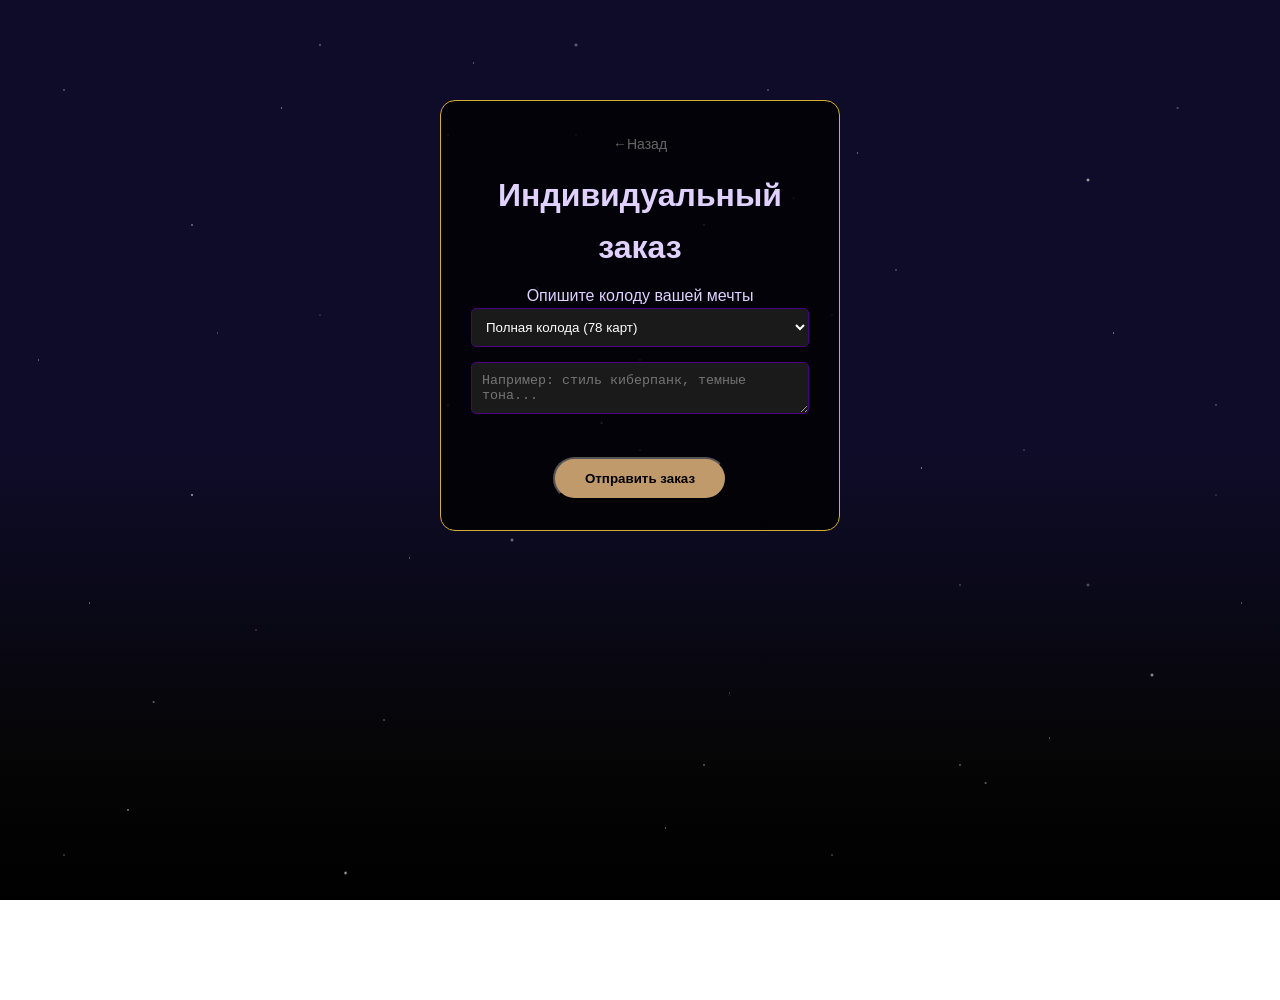
<file: order.html>
<!DOCTYPE html>
<html lang="ru">
<head>
    <meta charset="UTF-8">
    <title>Заказать карты - Мир Таро</title>
    <link rel="stylesheet" href="style.css">
</head>
<body class="order-page">
    <div class="form-container">
<a href="index.html" class="back-button">
  <span class="arrow">←</span> Назад
       </a>
        <h2>Индивидуальный заказ</h2>
        <p>Опишите колоду вашей мечты</p>
        
        <form id="orderForm">
            <select id="orderType">
                <option value="full">Полная колода (78 карт)</option>
                <option value="major">Старшие Арканы (22 карты)</option>
                <option value="single">Одна карта-талисман</option>
            </select>
            <textarea id="orderDesc" placeholder="Например: стиль киберпанк, темные тона..." required></textarea>
            <button type="submit" class="btn" id="submitBtn">Отправить заказ</button>
        </form>

        <div id="successMsg" style="display: none; color: #d4af37; margin-top: 20px;">
            <h3>✨ Заказ принят! ✨</h3>
            <p>Мастера уже начали работу над вашими картами.</p>
            <a href="index.html" class="btn-small">Вернуться на главную</a>
        </div>
    </div>

    <script>
        document.getElementById('orderForm').addEventListener('submit', function(e) {
            e.preventDefault();
            
            // Скрываем форму, чтобы она не мешала
            document.getElementById('orderForm').style.display = 'none';
            // Показываем красивое сообщение об успехе
            document.getElementById('successMsg').style.display = 'block';
            
            console.log("Заказ зафиксирован в системе.");
        });
    </script>
</body>
</html>
</file>
<file: style.css>
* {
    margin: 0;
    padding: 0;
    box-sizing: border-box;
}

body {
    margin: 0;
    padding: 0;
    /* Твой фон с radial-gradient остается здесь без изменений */
    background-attachment: fixed;
    color: #e0d1ff;
    font-family: 'Segoe UI', Tahoma, Geneva, Verdana, sans-serif;
    line-height: 1.6;
    scroll-behavior: smooth;
}

body {
    margin: 0;
    padding: 0;
    background: 
        radial-gradient(1px 1px at 3% 40%, rgba(255,255,255,0.7), transparent),
        radial-gradient(1.5px 1.5px at 12% 78%, rgba(255,255,255,0.5), transparent),
        radial-gradient(1px 1px at 22% 12%, rgba(255,255,255,0.8), transparent),
        radial-gradient(1px 1px at 32% 62%, rgba(255,255,255,0.6), transparent),
        radial-gradient(2px 2px at 42% 32%, rgba(255,255,255,0.4), transparent),
        radial-gradient(1px 1px at 52% 92%, rgba(255,255,255,0.7), transparent),
        radial-gradient(1.5px 1.5px at 62% 22%, rgba(255,255,255,0.5), transparent),
        radial-gradient(1px 1px at 72% 52%, rgba(255,255,255,0.9), transparent),
        radial-gradient(1px 1px at 82% 82%, rgba(255,255,255,0.6), transparent),
        radial-gradient(1.5px 1.5px at 92% 12%, rgba(255,255,255,0.4), transparent),
        radial-gradient(1px 1px at 7% 67%, rgba(255,255,255,0.7), transparent),
        radial-gradient(1px 1px at 17% 37%, rgba(255,255,255,0.5), transparent),
        radial-gradient(2px 2px at 27% 97%, rgba(255,255,255,0.8), transparent),
        radial-gradient(1px 1px at 37% 7%, rgba(255,255,255,0.6), transparent),
        radial-gradient(1.5px 1.5px at 47% 47%, rgba(255,255,255,0.9), transparent),
        radial-gradient(1px 1px at 57% 77%, rgba(255,255,255,0.4), transparent),
        radial-gradient(1px 1px at 67% 17%, rgba(255,255,255,0.7), transparent),
        radial-gradient(1.5px 1.5px at 77% 87%, rgba(255,255,255,0.5), transparent),
        radial-gradient(1px 1px at 87% 37%, rgba(255,255,255,0.8), transparent),
        radial-gradient(1px 1px at 97% 67%, rgba(255,255,255,0.6), transparent),
        radial-gradient(1px 1px at 5% 10%, rgba(255,255,255,0.8), transparent),
        radial-gradient(1.5px 1.5px at 15% 25%, rgba(255,255,255,0.6), transparent),
        radial-gradient(1px 1px at 25% 5%, rgba(255,255,255,0.9), transparent),
        radial-gradient(2px 2px at 35% 45%, rgba(255,255,255,0.4), transparent),
        radial-gradient(1px 1px at 45% 15%, rgba(255,255,255,0.7), transparent),
        radial-gradient(1.5px 1.5px at 55% 85%, rgba(255,255,255,0.5), transparent),
        radial-gradient(1px 1px at 65% 35%, rgba(255,255,255,0.8), transparent),
        radial-gradient(1px 1px at 75% 65%, rgba(255,255,255,0.6), transparent),
        radial-gradient(2px 2px at 85% 20%, rgba(255,255,255,0.9), transparent),
        radial-gradient(1px 1px at 95% 55%, rgba(255,255,255,0.4), transparent),
        radial-gradient(1.5px 1.5px at 10% 90%, rgba(255,255,255,0.7), transparent),
        radial-gradient(1px 1px at 20% 70%, rgba(255,255,255,0.5), transparent),
        radial-gradient(1px 1px at 30% 80%, rgba(255,255,255,0.8), transparent),
        radial-gradient(2px 2px at 40% 60%, rgba(255,255,255,0.6), transparent),
        radial-gradient(1px 1px at 50% 40%, rgba(255,255,255,0.9), transparent),
        radial-gradient(1.5px 1.5px at 60% 10%, rgba(255,255,255,0.4), transparent),
        radial-gradient(1px 1px at 70% 30%, rgba(255,255,255,0.7), transparent),
        radial-gradient(1px 1px at 80% 50%, rgba(255,255,255,0.5), transparent),
        radial-gradient(2px 2px at 90% 75%, rgba(255,255,255,0.8), transparent),
        radial-gradient(1px 1px at 5% 95%, rgba(255,255,255,0.6), transparent),
        radial-gradient(1.5px 1.5px at 15% 55%, rgba(255,255,255,0.9), transparent),
        radial-gradient(1px 1px at 25% 35%, rgba(255,255,255,0.4), transparent),
        radial-gradient(1px 1px at 35% 15%, rgba(255,255,255,0.7), transparent),
        radial-gradient(2px 2px at 45% 5%, rgba(255,255,255,0.5), transparent),
        radial-gradient(1.5px 1.5px at 55% 25%, rgba(255,255,255,0.8), transparent),
        radial-gradient(1px 1px at 65% 95%, rgba(255,255,255,0.6), transparent),
        radial-gradient(1px 1px at 75% 85%, rgba(255,255,255,0.9), transparent),
radial-gradient(2px 2px at 85% 65%, rgba(255,255,255,0.4), transparent),
        radial-gradient(1px 1px at 95% 45%, rgba(255,255,255,0.7), transparent),
        radial-gradient(1.5px 1.5px at 50% 50%, rgba(255,255,255,0.5), transparent),
        
        linear-gradient(to bottom, #0f0c29 0%, #0f0c29 50%, #050505 85%, #000000 100%);

    background-attachment: fixed;
    color: #e0d1ff;
    font-family: 'Segoe UI', Tahoma, Geneva, Verdana, sans-serif;
    line-height: 1.6;
    min-height: 100vh;
}

header {
    background: rgba(0, 0, 0, 0.9); /* Черный полупрозрачный фон */
    width: 100%;
    margin: 0;
    padding: 0;
    position: relative;
    z-index: 1000;
    border-bottom: 1px solid #c19a6b;
}

nav {
    display: flex;
    justify-content: center;
    gap: 30px;
    padding: 15px 0; /* Уменьшили высоту шапки */
    margin: 0;
}

nav a {
    color: #c19a6b;
    text-decoration: none;
    text-transform: uppercase;
    font-weight: bold;
    letter-spacing: 2px;
    transition: 0.3s;
}

nav a:hover {
    color: #fff;
    text-shadow: 0 0 10px #c19a6b;
}

/* ГЛАВНЫЙ БЛОК (Hero) */
.hero {
    text-align: center;
    padding: 100px 20px;
}

h1 {
    font-size: 3rem;
    color: #c19a6b;
    margin-bottom: 20px;
}

.btn {
    display: inline-block;
    padding: 12px 30px;
    background: #c19a6b;
    color: #000;
    text-decoration: none;
    border-radius: 50px;
    font-weight: bold;
    margin-top: 20px;
    transition: 0.3s;
}

.btn:hover {
    background: #fff;
    transform: translateY(-3px);
}


.slider-container {
    position: relative;
    max-width: 300px;
    height: 500px;
    margin: 50px auto;
    border: 3px solid #c19a6b;
    border-radius: 15px;
    overflow: hidden;
}

.slide img {
    width: 100%;
    height: 500px;
    object-fit: cover;
}

.slide {
    display: none;
}

.slide.active {
    display: block; /* Показываем только активный */
    animation: fadeIn 0.8s;
}

.slide img {
    width: 100%;
    display: block;
}


.prev, .next {
    position: absolute;
    top: 50%;
    transform: translateY(-50%);
    background: rgba(193, 154, 107, 0.7);
    color: white;
    border: none;
    padding: 10px;
    cursor: pointer;
    font-size: 20px;
}

.prev { left: 0; }
.next { right: 0; }


@media (max-width: 600px) {
    h1 { font-size: 2rem; }
    nav { flex-direction: column; align-items: center; gap: 10px; }
    .slider-container { max-width: 80%; }
}

@keyframes fadeIn {
    from { opacity: 0; }
    to { opacity: 1; }
}


#about {
    max-width: 800px;
    margin: 100px auto;
    text-align: center;
    padding: 20px;
}

.container {
    max-width: 1200px;
    margin: 0 auto;
    padding: 20px;
}

.page-title {
    text-align: center;
    margin-top: 40px;
}

.cards-grid {
    display: grid;
    /* Создаем колонки, которые сами подстраиваются под размер экрана */
    grid-template-columns: repeat(auto-fit, minmax(200px, 1fr));
    gap: 30px;
    margin-top: 50px;
}

.card-item {
    background: rgba(255, 255, 255, 0.05);
    border: 1px solid #c19a6b;
    border-radius: 10px;
    padding: 15px;
    text-align: center;
    text-decoration: none;
    color: inherit;
    transition: 0.4s; /* Плавность эффекта */
}


.card-item:hover {
    transform: translateY(-10px); /* Карта приподнимается */
    box-shadow: 0 10px 20px rgba(193, 154, 107, 0.4);
    background: rgba(255, 255, 255, 0.1);
}

.card-image img {
    width: 100%;
    border-radius: 5px;
    margin-bottom: 10px;
}

.card-item h3 {
    color: #c19a6b;
    margin: 10px 0 0 0;
}


.detail-block {
    padding: 60px 0;
    border-bottom: 1px dashed #c19a6b55;
}

.detail-content {
    display: flex;
    gap: 40px;
    align-items: center;
    background: rgba(255, 255, 255, 0.03);
    padding: 30px;
    border-radius: 20px;
}

.detail-content img {
    width: 200px;
    border-radius: 10px;
    border: 2px solid #c19a6b;
}

.detail-content h2 {
    color: #c19a6b;
    font-size: 2rem;
    margin-top: 0;
}


@media (max-width: 768px) {
    .detail-content {
        flex-direction: column;
        text-align: center;
    }
}

#about {
    margin-top: 1000px; /* Это создаст огромный пустой отступ сверху */
    padding-bottom: 1000px; /* И снизу */
}

.daily-prediction {
    text-align: center;
    padding: 60px 20px;
    margin-top: 50px;
}

.card-box {
    max-width: 300px;
    margin: 0 auto;
    background: rgba(255, 255, 255, 0.05);
    padding: 20px;
    border: 2px solid #c19a6b;
    border-radius: 15px;
    box-shadow: 0 0 20px rgba(193, 154, 107, 0.2);
}

.taro-img {
    width: 100%;
    border-radius: 10px;
    transition: 0.3s;
}

#card-hidden:hover .taro-img {
    transform: scale(1.02);
    filter: brightness(1.2);
}

.hint {
    color: #c19a6b;
    font-size: 0.9rem;
    margin-top: 15px;
}

.btn-small {
    background: none;
    border: 1px solid #c19a6b;
    color: #c19a6b;
    padding: 8px 15px;
    cursor: pointer;
    margin-top: 10px;
    border-radius: 5px;
}

.card-item {
    display: inline-block; 
    width: 220px;          
    margin: 15px;          
    vertical-align: top;
}

.card-image img {
    width: 100%;           
    height: auto;
    border-radius: 5px;
}


main h2 {
    color: #c19a6b !important; /* Тот самый золотистый цвет */
    text-align: center;
    font-size: 2.5rem;
    margin-top: 50px;
    text-transform: uppercase;
    letter-spacing: 2px;
    text-shadow: 0 0 10px rgba(193, 154, 107, 0.5);
}


.cards-grid {
    display: flex !important;
    flex-wrap: wrap !important;
    justify-content: center !important;
    gap: 20px !important;
}

.form-container {
    max-width: 400px;
    margin: 100px auto; /* Центрируем по вертикали и горизонтали */
    padding: 30px;
    background: rgba(0, 0, 0, 0.8);
    border: 1px solid #d4af37;
    border-radius: 15px;
    text-align: center;
}

.form-container input, .form-container textarea, .form-container select {
    width: 100%;
    margin-bottom: 15px;
    padding: 10px;
    background: #1a1a1a;
    color: white;
    border: 1px solid #4b0082;
    border-radius: 5px;
}

.info-section {
    padding: 30px 20px; /* Уменьшили вертикальные отступы внутри блока */
    margin: 10px auto;  /* Уменьшили расстояние между самими блоками */
    max-width: 900px;
    text-align: center;
    line-height: 1.6;   /* Чтобы текст (вода) читался легко */
}

/* Убираем лишнее пространство у заголовков */
h2 {
    margin-top: 10px;
    margin-bottom: 15px;
    font-size: 2rem;
}

/* Секция с картой дня тоже должна быть компактнее */
.daily-prediction {
    padding: 20px 0;
    margin-top: 0; 
}

/* Если у тебя в .hero был огромный отступ снизу, поправь его */
.hero {
    padding: 60px 20px;
    margin-bottom: 20px;
}

.hero {
    min-height: auto !important; /* Отменяет высоту во весь экран */
    padding: 40px 0 !important;   /* Уменьшает отступы сверху и снизу */
}

/* 2. Подтягиваем все секции друг к другу */
section {
    padding: 10px 0 !important;   /* Минимальный отступ между блоками */
    margin-top: 0 !important;
    margin-bottom: 0 !important;
}

/* 3. Убираем лишние отступы у заголовков */
h1, h2 {
    margin-top: 0 !important;
    margin-bottom: 10px !important;
}


.back-button {
    display: inline-flex;
    align-items: center;
    text-decoration: none;
    color: #666 !important; /* Изначальный цвет */
    font-size: 14px;
    margin-bottom: 15px;
    transition: 0.3s ease; /* Плавность анимации */
}

/* Стабильный цвет для всех состояний */
.back-button:visited, 
.back-button:active {
    color: #666;
}

/* Интерактивность при наведении: увеличение */
.back-button:hover {
    color: #666 !important; /* Не меняем цвет */
    transform: scale(1.05); /* Аккуратное увеличение */
}


.corner-pig {
    position: fixed;
    bottom: 20px;
    right: 20px;
    width: 400px;
    height: auto;
    z-index: 9999;
    /* УДАЛИ mix-blend-mode ВООБЩЕ */
    pointer-events: none;
    animation: fadeInPig 1.5s ease-in-out;
}

/* Маленькая пасхалка: при наведении (если убрать pointer-events) она может подпрыгивать */
/* Но пока оставим так, чтобы не мешала кликать по сайту */
</file>
